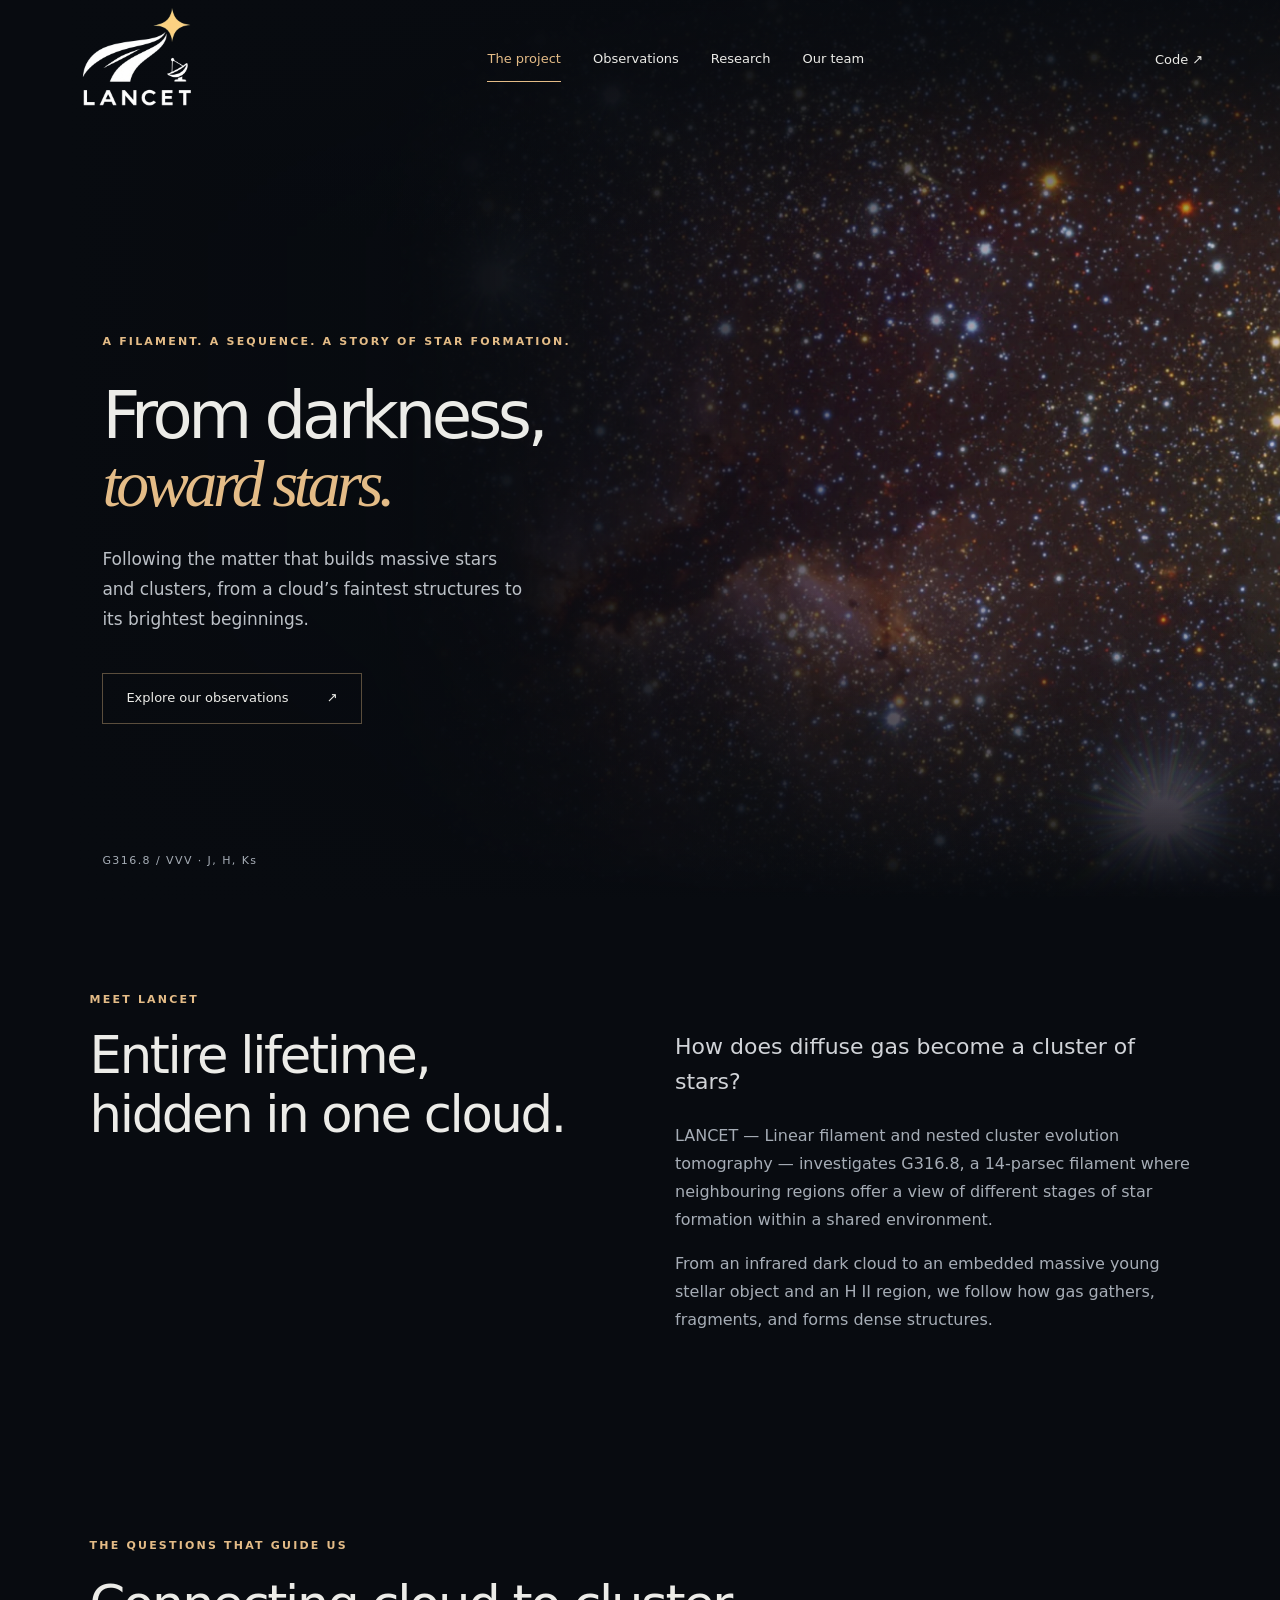
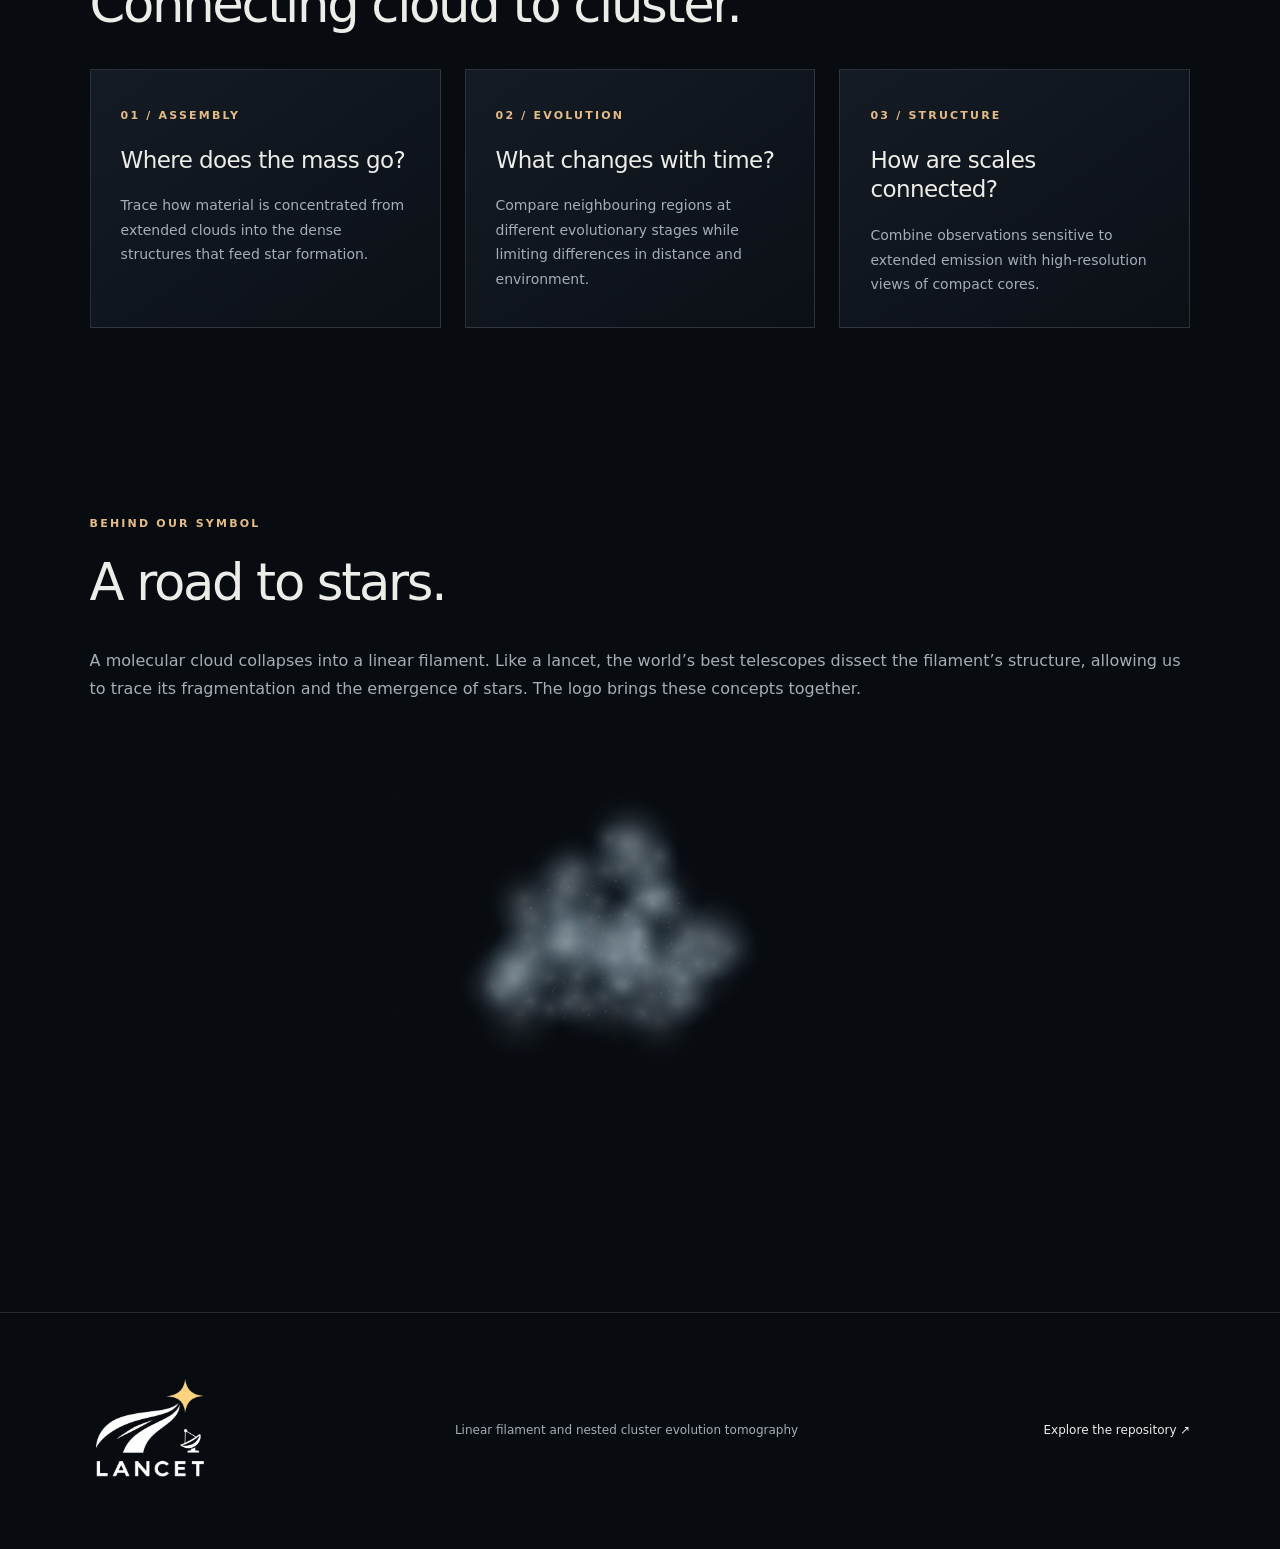
<file: website/index.html>
<!doctype html><html lang="en"><head><meta charset="utf-8"><meta name="viewport" content="width=device-width,initial-scale=1"><meta name="description" content="LANCET explores how gas assembles into stars and clusters in the G316.8 filament."><title>From darkness, toward stars · LANCET</title><link rel="stylesheet" href="style.css?v=open-source-1"><link rel="icon" href="assets/favicon.svg" type="image/svg+xml"><link rel="apple-touch-icon" href="assets/apple-touch-icon.png"><meta name="theme-color" content="#080b10"><link rel="canonical" href="https://xfengwei.github.io/LANCET/"><meta property="og:type" content="website"><meta property="og:site_name" content="LANCET"><meta property="og:title" content="From darkness, toward stars · LANCET"><meta property="og:description" content="LANCET explores how gas assembles into stars and clusters in the G316.8 filament."><meta property="og:url" content="https://xfengwei.github.io/LANCET/"><meta property="og:image" content="https://xfengwei.github.io/LANCET/assets/og-image.jpg"><meta property="og:image:width" content="1200"><meta property="og:image:height" content="630"><meta property="og:image:alt" content="The LANCET logo over a near-infrared view of the G316.8 filament"><meta name="twitter:card" content="summary_large_image"><script>document.documentElement.classList.add('js-reveal')</script></head><body class="home-page"><a class="skip" href="#main">Skip to content</a><header><a class="brand logo-brand" href="index.html" aria-label="LANCET home"><img src="assets/lancet-logo-web.webp?v=alpha-1" alt="LANCET" width="600" height="400"></a><nav aria-label="Main navigation"><a aria-current='page' href='index.html'>The project</a><a  href='observations.html'>Observations</a><a  href='research.html'>Research</a><a  href='team.html'>Our team</a></nav><a class="code" href="https://github.com/XFengwei/LANCET" target="_blank" rel="noopener noreferrer">Code ↗</a></header><main id="main"><section class="hero"><div class="hero-window" aria-hidden="true"><div class="hero-sky"><img fetchpriority="high" src="assets/hero-nir.webp" alt="" class="sky-frame" style="opacity:1"><img src="assets/hero-mir.webp" alt="" class="sky-frame" style="opacity:0"><img src="assets/hero-fir.webp" alt="" class="sky-frame" style="opacity:0"><img src="assets/hero-radio.webp" alt="" class="sky-frame" style="opacity:0"></div></div><div class="hero-copy"><span class="eyebrow">A filament. A sequence. A story of star formation.</span><h1>From darkness,<br><em>toward stars.</em></h1><p>Following the matter that builds massive stars and clusters, from a cloud’s faintest structures to its brightest beginnings.</p><a class="button" href="observations.html">Explore our observations <span>↗</span></a></div><div class="hero-caption"><span id="wavelength-label">G316.8 / VVV · J, H, Ks</span></div></section><section class="intro reveal"><span class="eyebrow">Meet LANCET</span><h2>Entire lifetime,<br>hidden in one cloud.</h2><div><p class="lead">How does diffuse gas become a cluster of stars?</p><p>LANCET — Linear filament and nested cluster evolution tomography — investigates G316.8, a 14-parsec filament where neighbouring regions offer a view of different stages of star formation within a shared environment.</p><p>From an infrared dark cloud to an embedded massive young stellar object and an H II region, we follow how gas gathers, fragments, and forms dense structures.</p></div></section><section class="reveal"><span class="eyebrow">The questions that guide us</span><h2>Connecting cloud to cluster.</h2><div class="cards"><article><span class="eyebrow">01 / ASSEMBLY</span><h3>Where does the mass go?</h3><p>Trace how material is concentrated from extended clouds into the dense structures that feed star formation.</p></article><article><span class="eyebrow">02 / EVOLUTION</span><h3>What changes with time?</h3><p>Compare neighbouring regions at different evolutionary stages while limiting differences in distance and environment.</p></article><article><span class="eyebrow">03 / STRUCTURE</span><h3>How are scales connected?</h3><p>Combine observations sensitive to extended emission with high-resolution views of compact cores.</p></article></div></section><section class="logo-story reveal" aria-labelledby="logo-story-title"><span class="eyebrow">Behind our symbol</span><h2 id="logo-story-title">A road to stars.</h2><p>A molecular cloud collapses into a linear filament. Like a lancet, the world’s best telescopes dissect the filament’s structure, allowing us to trace its fragmentation and the emergence of stars. The logo brings these concepts together.</p><iframe data-src="logo-animation.html?embed=1&amp;v=4" title="The story of the LANCET logo — 12-second animation; the logo pulses twice and holds for five seconds before replaying"></iframe></section></main><footer><a class="brand logo-brand" href="index.html" aria-label="LANCET home"><img src="assets/lancet-logo-web.webp?v=alpha-1" alt="LANCET" width="600" height="400"></a><p>Linear filament and nested cluster evolution tomography</p><a href="https://github.com/XFengwei/LANCET" target="_blank" rel="noopener noreferrer">Explore the repository ↗</a></footer><script src="hero.js?v=nopause" defer></script><script src="logo-section.js" defer></script><script src="reveal.js?v=3" defer></script></body></html>
</file>
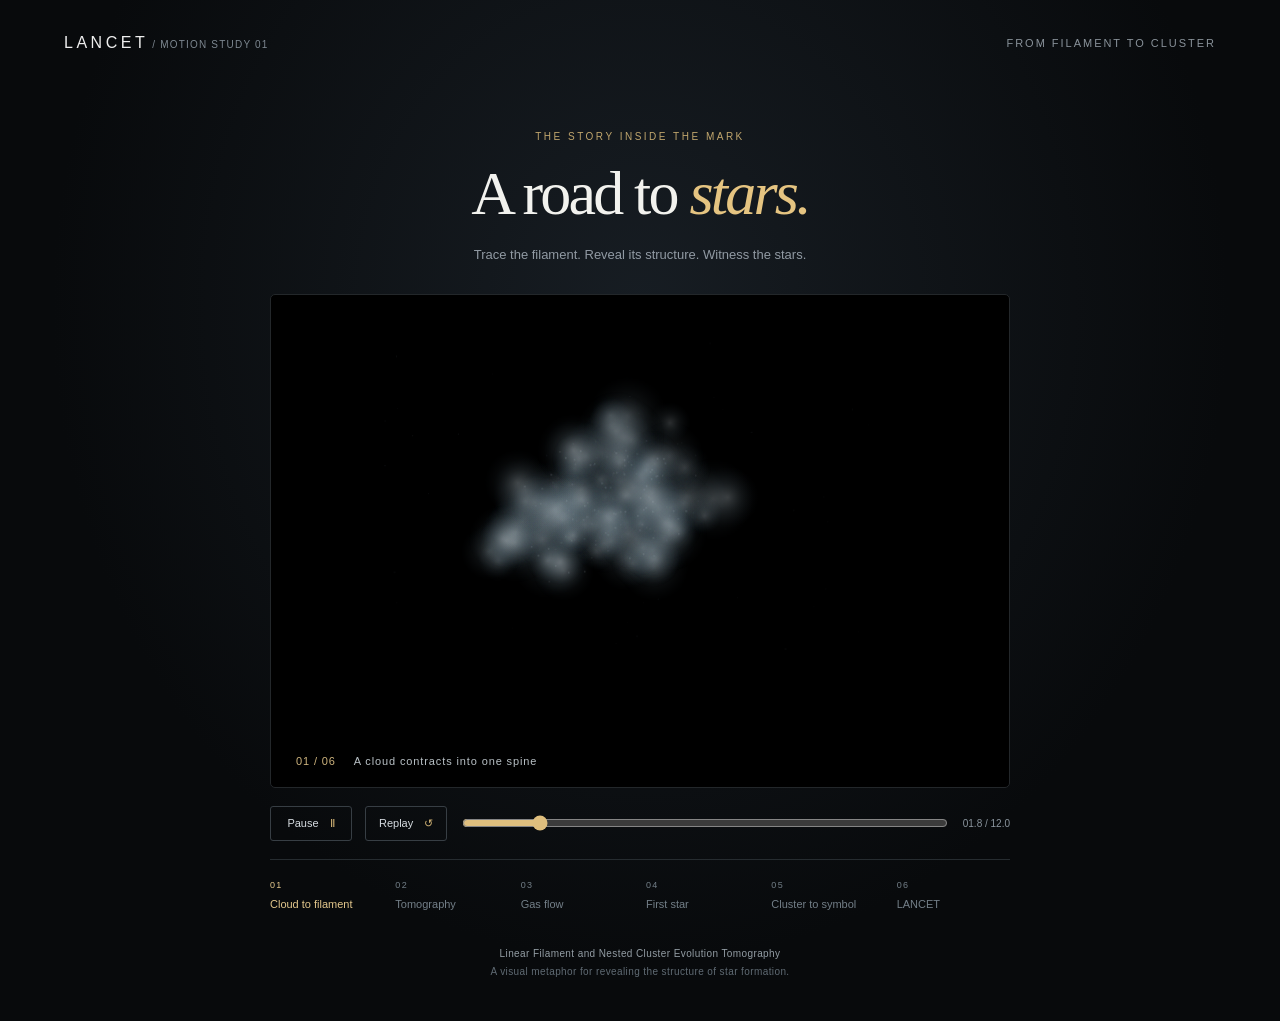
<file: design/logo-animation/index.html>
<!doctype html>
<html lang="en">
<head>
<meta charset="utf-8"><meta name="viewport" content="width=device-width,initial-scale=1">
<meta name="description" content="From filament to stars: the story behind the LANCET logo.">
<title>A road to stars · LANCET</title>
<link rel="stylesheet" href="logo-animation.css">
<script src="logo-animation.js" defer></script>
<script>if (new URLSearchParams(location.search).has("embed")) document.documentElement.classList.add("embed-mode");</script></head>
<body>
<header><a href="#" aria-label="LANCET">LANCET<span> / MOTION STUDY 01</span></a><span class="edition">FROM FILAMENT TO CLUSTER</span></header>
<main>
<div class="intro"><p class="eyebrow">THE STORY INSIDE THE MARK</p><h1>A road to <em>stars.</em></h1><p>Trace the filament. Reveal its structure. Witness the stars.</p></div>
<section class="theatre" aria-label="Animated LANCET logo">
<svg id="scene" viewBox="0 0 1536 1024" role="img" aria-labelledby="scene-title scene-description">
<title id="scene-title">A cloud becomes a road to stars</title><desc id="scene-description">An irregular molecular cloud contracts into one filament. A broad lancet splits the filament as a telescope appears alongside it. Gas streams along both split halves from lower left to upper right, where one bright star ignites. One bright star appears before smaller cluster members. After the cut, the two halves morph into the logo ribbons, smaller stars dissolve, and the largest becomes the gold logo star. The star flashes like a pulsar and a gold shock runs back down the ribbons to the tail of the filament, a picture of stellar feedback. The sequence ends with the original non-halo LANCET logo, which pulses twice more and then holds still for five seconds before the animation repeats.</desc>
<defs>
<filter id="cloud-soft" x="-100%" y="-100%" width="300%" height="300%"><feGaussianBlur stdDeviation="12"/></filter>
<filter id="glow" x="-100%" y="-100%" width="300%" height="300%"><feGaussianBlur stdDeviation="5"/></filter>
<filter id="star-halo" x="-200%" y="-200%" width="500%" height="500%"><feGaussianBlur stdDeviation="14"/></filter>
<filter id="flow-glow" x="-50%" y="-50%" width="200%" height="200%"><feGaussianBlur stdDeviation="3.5" result="b"/><feMerge><feMergeNode in="b"/><feMergeNode in="SourceGraphic"/></feMerge></filter>
<linearGradient id="pulse-light" gradientUnits="userSpaceOnUse" x1="0" y1="0" x2="1" y2="0"><stop offset="0" stop-color="#f6cc73" stop-opacity="0"/><stop offset=".5" stop-color="#ffd88a"/><stop offset="1" stop-color="#f6cc73" stop-opacity="0"/></linearGradient>
<radialGradient id="cloud-light"><stop stop-color="#d1dce2" stop-opacity=".8"/><stop offset=".45" stop-color="#7e929d" stop-opacity=".4"/><stop offset="1" stop-color="#354956" stop-opacity="0"/></radialGradient>
<radialGradient id="gold"><stop stop-color="#fff4ce"/><stop offset="1" stop-color="#f6cc73"/></radialGradient>
<clipPath id="emblem-clip"><rect width="1536" height="690"/></clipPath>
<clipPath id="wordmark-clip"><rect y="690" width="1536" height="210"/></clipPath>
<clipPath id="dish-clip"><rect x="978" y="434" width="215" height="236"/></clipPath>
<path id="upper-target" d="M 353.00,613.50 L 353.50,597.00 L 354.50,596.00 L 354.50,591.00 L 355.50,590.00 L 356.50,579.00 L 359.50,570.00 L 360.50,562.00 L 363.50,555.00 L 363.50,552.00 L 368.50,537.00 L 370.50,534.00 L 370.50,532.00 L 374.50,525.00 L 374.50,523.00 L 384.50,503.00 L 391.50,493.00 L 392.50,490.00 L 401.50,477.00 L 414.50,461.00 L 437.00,438.50 L 461.00,419.50 L 490.00,401.50 L 519.00,387.50 L 534.00,382.50 L 537.00,380.50 L 542.00,379.50 L 545.00,377.50 L 563.00,371.50 L 566.00,371.50 L 573.00,368.50 L 580.00,367.50 L 588.00,364.50 L 596.00,363.50 L 604.00,360.50 L 608.00,360.50 L 609.00,359.50 L 618.00,358.50 L 619.00,357.50 L 627.00,356.50 L 628.00,355.50 L 643.00,353.50 L 644.00,352.50 L 649.00,352.50 L 655.00,350.50 L 660.00,350.50 L 661.00,349.50 L 666.00,349.50 L 667.00,348.50 L 684.00,346.50 L 685.00,345.50 L 697.00,344.50 L 698.00,343.50 L 705.00,343.50 L 706.00,342.50 L 712.00,342.50 L 713.00,341.50 L 719.00,341.50 L 720.00,340.50 L 726.00,340.50 L 727.00,339.50 L 734.00,339.50 L 735.00,338.50 L 741.00,338.50 L 742.00,337.50 L 749.00,337.50 L 750.00,336.50 L 756.00,336.50 L 757.00,335.50 L 765.00,335.50 L 766.00,334.50 L 773.00,334.50 L 774.00,333.50 L 781.00,333.50 L 782.00,332.50 L 789.00,332.50 L 790.00,331.50 L 796.00,331.50 L 797.00,330.50 L 804.00,330.50 L 805.00,329.50 L 812.00,329.50 L 813.00,328.50 L 819.00,328.50 L 820.00,327.50 L 827.00,327.50 L 828.00,326.50 L 841.00,325.50 L 842.00,324.50 L 847.00,324.50 L 853.00,322.50 L 869.00,320.50 L 870.00,319.50 L 879.00,318.50 L 880.00,317.50 L 891.00,315.50 L 892.00,314.50 L 900.00,313.50 L 904.00,311.50 L 907.00,311.50 L 925.00,305.50 L 928.00,303.50 L 940.00,299.50 L 947.00,295.50 L 949.00,295.50 L 953.00,292.50 L 965.00,286.50 L 980.00,274.50 L 983.00,272.50 L 983.50,273.00 L 980.50,280.00 L 971.50,293.00 L 963.50,302.00 L 954.00,310.50 L 941.00,320.50 L 938.00,321.50 L 928.00,328.50 L 914.00,335.50 L 907.00,337.50 L 900.00,341.50 L 859.00,355.50 L 856.00,355.50 L 838.00,361.50 L 835.00,361.50 L 834.00,362.50 L 819.00,365.50 L 815.00,367.50 L 811.00,367.50 L 810.00,368.50 L 803.00,369.50 L 802.00,370.50 L 791.00,372.50 L 786.00,374.50 L 782.00,374.50 L 777.00,376.50 L 764.00,378.50 L 755.00,381.50 L 751.00,381.50 L 750.00,382.50 L 735.00,385.50 L 734.00,386.50 L 727.00,387.50 L 726.00,388.50 L 723.00,388.50 L 722.00,389.50 L 719.00,389.50 L 710.00,392.50 L 707.00,392.50 L 703.00,394.50 L 696.00,395.50 L 685.00,399.50 L 678.00,400.50 L 667.00,404.50 L 664.00,404.50 L 638.00,413.50 L 635.00,413.50 L 632.00,415.50 L 599.00,426.50 L 591.00,430.50 L 579.00,434.50 L 572.00,438.50 L 565.00,440.50 L 560.00,443.50 L 558.00,443.50 L 514.00,465.50 L 512.00,467.50 L 490.00,479.50 L 479.00,487.50 L 476.00,488.50 L 464.00,496.50 L 461.00,499.50 L 450.00,506.50 L 446.00,510.50 L 442.00,512.50 L 417.00,533.50 L 383.50,568.00 L 369.50,586.00 L 353.00,613.50 Z"/><path id="lower-target" d="M 703.00,652.50 L 697.00,652.50 L 696.00,651.50 L 652.00,651.50 L 651.00,652.50 L 579.00,651.50 L 578.00,652.50 L 568.00,652.50 L 567.00,651.50 L 561.00,651.50 L 560.50,649.00 L 563.50,640.00 L 565.50,637.00 L 565.50,635.00 L 568.50,630.00 L 568.50,628.00 L 577.50,610.00 L 579.50,608.00 L 582.50,601.00 L 596.50,579.00 L 615.50,555.00 L 651.00,520.50 L 691.00,490.50 L 700.00,485.50 L 708.00,479.50 L 711.00,478.50 L 716.00,474.50 L 731.00,466.50 L 733.00,464.50 L 740.00,461.50 L 747.00,456.50 L 826.00,416.50 L 828.00,416.50 L 880.00,390.50 L 882.00,388.50 L 897.00,381.50 L 899.00,379.50 L 909.00,374.50 L 914.00,370.50 L 928.00,362.50 L 950.00,345.50 L 970.50,325.00 L 979.50,313.00 L 985.50,302.00 L 987.50,300.00 L 995.00,282.50 L 995.50,285.00 L 994.50,286.00 L 993.50,306.00 L 992.50,307.00 L 992.50,311.00 L 991.50,312.00 L 991.50,315.00 L 990.50,316.00 L 990.50,319.00 L 988.50,325.00 L 983.50,335.00 L 983.50,337.00 L 978.50,345.00 L 974.50,354.00 L 969.50,360.00 L 965.50,367.00 L 949.50,386.00 L 922.00,412.50 L 887.00,440.50 L 883.00,442.50 L 879.00,446.50 L 875.00,448.50 L 871.00,452.50 L 859.00,460.50 L 820.00,490.50 L 801.00,506.50 L 775.50,532.00 L 760.50,550.00 L 758.50,554.00 L 750.50,564.00 L 749.50,567.00 L 738.50,584.00 L 730.50,600.00 L 730.50,602.00 L 726.50,610.00 L 726.50,612.00 L 724.50,615.00 L 720.50,627.00 L 720.50,630.00 L 718.50,635.00 L 718.50,640.00 L 717.50,641.00 L 717.50,645.00 L 716.50,646.00 L 716.50,651.00 L 704.00,651.50 L 703.00,652.50 Z"/><path id="slash-target" d="M 515.00,544.50 L 513.50,544.00 L 521.00,537.50 L 525.00,535.50 L 541.00,522.50 L 548.00,518.50 L 568.00,503.50 L 617.00,471.50 L 639.00,459.50 L 641.00,457.50 L 648.00,454.50 L 650.00,452.50 L 652.00,452.50 L 672.00,442.50 L 674.00,442.50 L 682.00,438.50 L 689.00,436.50 L 694.00,433.50 L 709.00,428.50 L 712.00,426.50 L 717.00,425.50 L 720.00,423.50 L 728.00,421.50 L 731.00,419.50 L 757.00,411.50 L 760.00,409.50 L 778.00,403.50 L 781.00,403.50 L 784.00,401.50 L 786.50,402.00 L 770.00,410.50 L 768.00,412.50 L 757.00,417.50 L 755.00,419.50 L 741.00,426.50 L 739.00,428.50 L 728.00,433.50 L 712.00,443.50 L 688.00,455.50 L 686.00,457.50 L 646.00,477.50 L 644.00,479.50 L 642.00,479.50 L 636.00,483.50 L 634.00,483.50 L 632.00,485.50 L 626.00,487.50 L 620.00,491.50 L 618.00,491.50 L 616.00,493.50 L 580.00,511.50 L 578.00,511.50 L 576.00,513.50 L 570.00,515.50 L 562.00,520.50 L 560.00,520.50 L 558.00,522.50 L 529.00,536.50 L 527.00,538.50 L 515.00,544.50 Z"/>
<path id="logo-star" d="M1039 83 C1052 171 1080 200 1178 215 C1080 228 1053 260 1039 347 C1023 259 995 231 894 218 C990 203 1023 173 1039 83Z"/>
</defs>
<g id="atmosphere"></g>
<g id="cloud"><g id="cloud-puffs"></g><g id="cloud-grains"></g></g>
<g id="filament-haze" filter="url(#glow)" fill="#a3becd"><path id="upper-haze"/><path id="lower-haze"/></g>
<g id="filament" fill="#dce5ea"><path id="upper-morph"/><path id="lower-morph"/><path id="inner-slash" fill="white"/></g>
<g id="fibres" fill="none" stroke="#e2eef3" stroke-width=".8"></g>
<g id="flow" fill="none" stroke-linecap="round" filter="url(#flow-glow)"></g>
<circle id="feed-glow" cx="1039" cy="215" r="10" fill="#f3cf83" filter="url(#star-halo)" opacity="0"/>
<g id="knife">
<path d="M-9 -184 Q-9 -192 -1 -192 H9 Q17 -192 17 -184 V-111 H-9Z" fill="#70838e" stroke="#c7d5df" stroke-width="1.5"/>
<path d="M-3 -174 H10 M-3 -163 H10 M-3 -152 H10" stroke="#3d515d" stroke-width="3"/>
<path d="M-12 -116 H25 L31 -64 Q29 -31 0 4 L-9 -36Z" fill="#dce7ee"/>
<path d="M25 -112 L31 -64 Q29 -31 0 4 L13 -55Z" fill="#fff"/>
<path d="M-13 -115 H26" stroke="#f3f8fb" stroke-width="5" stroke-linecap="round"/>
</g>
<g id="telescope"><image href="assets/lancet-animation-final.png" width="1536" height="1024" clip-path="url(#dish-clip)"/></g>
<g id="small-stars"></g>
<circle id="star-flash" cx="1039" cy="215" r="20" fill="#fff1c4" filter="url(#star-halo)" opacity="0"/>
<g id="main-star"><circle id="main-star-glow" cx="1039" cy="215" r="46" fill="#e8bb5f" filter="url(#star-halo)"/><path id="star-morph" fill="url(#gold)"/></g>
<image id="final-emblem" href="assets/lancet-animation-final.png" width="1536" height="1024" clip-path="url(#emblem-clip)" opacity="0"/>
<image id="wordmark" href="assets/lancet-animation-final.png" width="1536" height="1024" clip-path="url(#wordmark-clip)" opacity="0"/>
<image id="final-logo" href="assets/lancet-animation-final.png" width="1536" height="1024" opacity="0"/>
<g id="pulse" fill="url(#pulse-light)" filter="url(#flow-glow)" opacity="0"><use href="#upper-target"/><use href="#lower-target"/><use href="#slash-target"/></g>
<circle id="pulse-flash" cx="1039" cy="215" r="40" fill="#ffe7a8" filter="url(#star-halo)" opacity="0"/>
<use id="pulse-star" href="#logo-star" fill="#fff6dc" opacity="0"/>
</svg>
<div class="caption" aria-hidden="true"><span id="chapter-number">01 / 06</span><span id="chapter-title">An irregular molecular cloud</span></div>
</section>
<div class="transport"><button id="play" type="button" aria-label="Pause animation">Pause <span aria-hidden="true">Ⅱ</span></button><button id="replay" type="button">Replay <span aria-hidden="true">↺</span></button><label class="scrubber"><span class="sr-only">Animation position</span><input id="seek" type="range" min="0" max="12" step="0.01" value="0"></label><output id="time">00.0 / 12.0</output></div>
<ol class="chapters"><li><span>01</span>Cloud to filament</li><li><span>02</span>Tomography</li><li><span>03</span>Gas flow</li><li><span>04</span>First star</li><li><span>05</span>Cluster to symbol</li><li><span>06</span>LANCET</li></ol>
<p class="note">Linear Filament and Nested Cluster Evolution Tomography<span>A visual metaphor for revealing the structure of star formation.</span></p>
<p class="sr-only" id="status" role="status"></p>
</main>
</body></html>
</file>
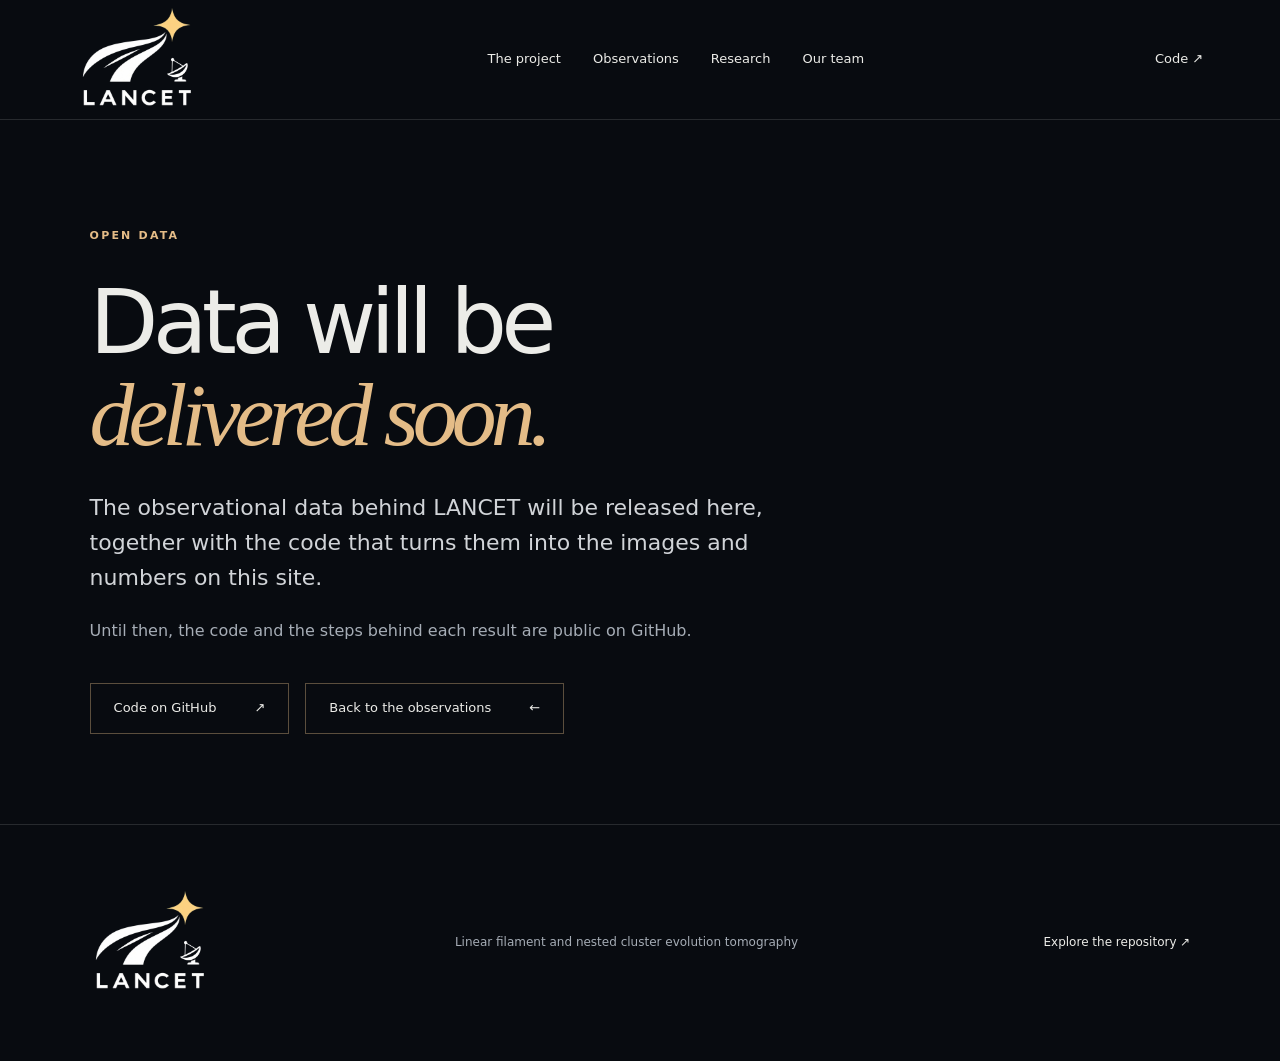
<file: website/data.html>
<!doctype html><html lang="en"><head><meta charset="utf-8"><meta name="viewport" content="width=device-width,initial-scale=1"><meta name="description" content="LANCET explores how gas assembles into stars and clusters in the G316.8 filament."><title>Data · LANCET</title><link rel="stylesheet" href="style.css?v=open-source-1"><link rel="icon" href="assets/favicon.svg" type="image/svg+xml"><link rel="apple-touch-icon" href="assets/apple-touch-icon.png"><meta name="theme-color" content="#080b10"><link rel="canonical" href="https://xfengwei.github.io/LANCET/data.html"><meta property="og:type" content="website"><meta property="og:site_name" content="LANCET"><meta property="og:title" content="Data · LANCET"><meta property="og:description" content="LANCET explores how gas assembles into stars and clusters in the G316.8 filament."><meta property="og:url" content="https://xfengwei.github.io/LANCET/data.html"><meta property="og:image" content="https://xfengwei.github.io/LANCET/assets/og-image.jpg"><meta property="og:image:width" content="1200"><meta property="og:image:height" content="630"><meta property="og:image:alt" content="The LANCET logo over a near-infrared view of the G316.8 filament"><meta name="twitter:card" content="summary_large_image"><script>document.documentElement.classList.add('js-reveal')</script></head><body><a class="skip" href="#main">Skip to content</a><header><a class="brand logo-brand" href="index.html" aria-label="LANCET home"><img src="assets/lancet-logo-web.webp?v=alpha-1" alt="LANCET" width="600" height="400"></a><nav aria-label="Main navigation"><a  href='index.html'>The project</a><a  href='observations.html'>Observations</a><a  href='research.html'>Research</a><a  href='team.html'>Our team</a></nav><a class="code" href="https://github.com/XFengwei/LANCET" target="_blank" rel="noopener noreferrer">Code ↗</a></header><main id="main"><section class="page-top"><span class="eyebrow">Open data</span><h1>Data will be<br><em>delivered soon.</em></h1><p class="lead">The observational data behind LANCET will be released here, together with the code that turns them into the images and numbers on this site.</p><p>Until then, the code and the steps behind each result are public on GitHub.</p><div class="button-row"><a class="button" href="https://github.com/XFengwei/LANCET" target="_blank" rel="noopener noreferrer">Code on GitHub <span>↗</span></a><a class="button" href="observations.html">Back to the observations <span>←</span></a></div></section></main><footer><a class="brand logo-brand" href="index.html" aria-label="LANCET home"><img src="assets/lancet-logo-web.webp?v=alpha-1" alt="LANCET" width="600" height="400"></a><p>Linear filament and nested cluster evolution tomography</p><a href="https://github.com/XFengwei/LANCET" target="_blank" rel="noopener noreferrer">Explore the repository ↗</a></footer></body></html>
</file>
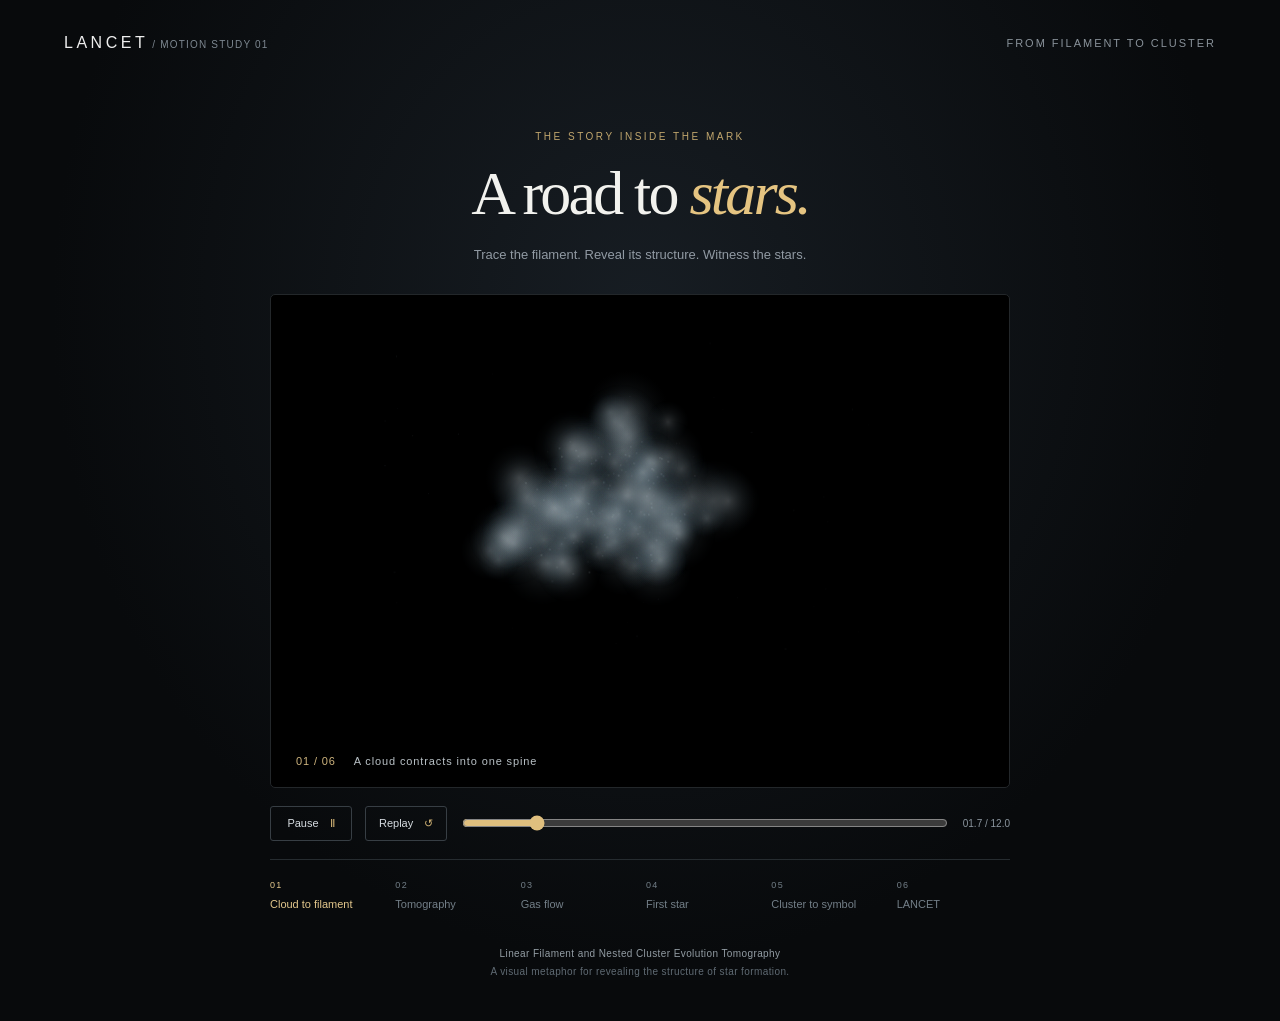
<file: website/logo-animation.html>
<!doctype html>
<html lang="en">
<head>
<meta charset="utf-8"><meta name="viewport" content="width=device-width,initial-scale=1">
<meta name="description" content="From filament to stars: the story behind the LANCET logo.">
<title>A road to stars · LANCET</title>
<link rel="stylesheet" href="logo-animation.css?v=4">
<script src="logo-animation.js?v=4" defer></script>
<script>if (new URLSearchParams(location.search).has("embed")) document.documentElement.classList.add("embed-mode");</script></head>
<body>
<header><a href="index.html" aria-label="LANCET home">LANCET<span> / MOTION STUDY 01</span></a><span class="edition">FROM FILAMENT TO CLUSTER</span></header>
<main>
<div class="intro"><p class="eyebrow">THE STORY INSIDE THE MARK</p><h1>A road to <em>stars.</em></h1><p>Trace the filament. Reveal its structure. Witness the stars.</p></div>
<section class="theatre" aria-label="Animated LANCET logo">
<svg id="scene" viewBox="0 0 1536 1024" role="img" aria-labelledby="scene-title scene-description">
<title id="scene-title">A cloud becomes a road to stars</title><desc id="scene-description">An irregular molecular cloud contracts into one filament. A broad lancet splits the filament as a telescope appears alongside it. Gas streams along both split halves from lower left to upper right, where one bright star ignites. One bright star appears before smaller cluster members. After the cut, the two halves morph into the logo ribbons, smaller stars dissolve, and the largest becomes the gold logo star. The star flashes like a pulsar and a gold shock runs back down the ribbons to the tail of the filament, a picture of stellar feedback. The sequence ends with the original non-halo LANCET logo, which pulses twice more and then holds still for five seconds before the animation repeats.</desc>
<defs>
<filter id="cloud-soft" x="-100%" y="-100%" width="300%" height="300%"><feGaussianBlur stdDeviation="12"/></filter>
<filter id="glow" x="-100%" y="-100%" width="300%" height="300%"><feGaussianBlur stdDeviation="5"/></filter>
<filter id="star-halo" x="-200%" y="-200%" width="500%" height="500%"><feGaussianBlur stdDeviation="14"/></filter>
<filter id="flow-glow" x="-50%" y="-50%" width="200%" height="200%"><feGaussianBlur stdDeviation="3.5" result="b"/><feMerge><feMergeNode in="b"/><feMergeNode in="SourceGraphic"/></feMerge></filter>
<linearGradient id="pulse-light" gradientUnits="userSpaceOnUse" x1="0" y1="0" x2="1" y2="0"><stop offset="0" stop-color="#f6cc73" stop-opacity="0"/><stop offset=".5" stop-color="#ffd88a"/><stop offset="1" stop-color="#f6cc73" stop-opacity="0"/></linearGradient>
<radialGradient id="cloud-light"><stop stop-color="#d1dce2" stop-opacity=".8"/><stop offset=".45" stop-color="#7e929d" stop-opacity=".4"/><stop offset="1" stop-color="#354956" stop-opacity="0"/></radialGradient>
<radialGradient id="gold"><stop stop-color="#fff4ce"/><stop offset="1" stop-color="#f6cc73"/></radialGradient>
<clipPath id="emblem-clip"><rect width="1536" height="690"/></clipPath>
<clipPath id="wordmark-clip"><rect y="690" width="1536" height="210"/></clipPath>
<clipPath id="dish-clip"><rect x="978" y="434" width="215" height="236"/></clipPath>
<path id="upper-target" d="M 353.00,613.50 L 353.50,597.00 L 354.50,596.00 L 354.50,591.00 L 355.50,590.00 L 356.50,579.00 L 359.50,570.00 L 360.50,562.00 L 363.50,555.00 L 363.50,552.00 L 368.50,537.00 L 370.50,534.00 L 370.50,532.00 L 374.50,525.00 L 374.50,523.00 L 384.50,503.00 L 391.50,493.00 L 392.50,490.00 L 401.50,477.00 L 414.50,461.00 L 437.00,438.50 L 461.00,419.50 L 490.00,401.50 L 519.00,387.50 L 534.00,382.50 L 537.00,380.50 L 542.00,379.50 L 545.00,377.50 L 563.00,371.50 L 566.00,371.50 L 573.00,368.50 L 580.00,367.50 L 588.00,364.50 L 596.00,363.50 L 604.00,360.50 L 608.00,360.50 L 609.00,359.50 L 618.00,358.50 L 619.00,357.50 L 627.00,356.50 L 628.00,355.50 L 643.00,353.50 L 644.00,352.50 L 649.00,352.50 L 655.00,350.50 L 660.00,350.50 L 661.00,349.50 L 666.00,349.50 L 667.00,348.50 L 684.00,346.50 L 685.00,345.50 L 697.00,344.50 L 698.00,343.50 L 705.00,343.50 L 706.00,342.50 L 712.00,342.50 L 713.00,341.50 L 719.00,341.50 L 720.00,340.50 L 726.00,340.50 L 727.00,339.50 L 734.00,339.50 L 735.00,338.50 L 741.00,338.50 L 742.00,337.50 L 749.00,337.50 L 750.00,336.50 L 756.00,336.50 L 757.00,335.50 L 765.00,335.50 L 766.00,334.50 L 773.00,334.50 L 774.00,333.50 L 781.00,333.50 L 782.00,332.50 L 789.00,332.50 L 790.00,331.50 L 796.00,331.50 L 797.00,330.50 L 804.00,330.50 L 805.00,329.50 L 812.00,329.50 L 813.00,328.50 L 819.00,328.50 L 820.00,327.50 L 827.00,327.50 L 828.00,326.50 L 841.00,325.50 L 842.00,324.50 L 847.00,324.50 L 853.00,322.50 L 869.00,320.50 L 870.00,319.50 L 879.00,318.50 L 880.00,317.50 L 891.00,315.50 L 892.00,314.50 L 900.00,313.50 L 904.00,311.50 L 907.00,311.50 L 925.00,305.50 L 928.00,303.50 L 940.00,299.50 L 947.00,295.50 L 949.00,295.50 L 953.00,292.50 L 965.00,286.50 L 980.00,274.50 L 983.00,272.50 L 983.50,273.00 L 980.50,280.00 L 971.50,293.00 L 963.50,302.00 L 954.00,310.50 L 941.00,320.50 L 938.00,321.50 L 928.00,328.50 L 914.00,335.50 L 907.00,337.50 L 900.00,341.50 L 859.00,355.50 L 856.00,355.50 L 838.00,361.50 L 835.00,361.50 L 834.00,362.50 L 819.00,365.50 L 815.00,367.50 L 811.00,367.50 L 810.00,368.50 L 803.00,369.50 L 802.00,370.50 L 791.00,372.50 L 786.00,374.50 L 782.00,374.50 L 777.00,376.50 L 764.00,378.50 L 755.00,381.50 L 751.00,381.50 L 750.00,382.50 L 735.00,385.50 L 734.00,386.50 L 727.00,387.50 L 726.00,388.50 L 723.00,388.50 L 722.00,389.50 L 719.00,389.50 L 710.00,392.50 L 707.00,392.50 L 703.00,394.50 L 696.00,395.50 L 685.00,399.50 L 678.00,400.50 L 667.00,404.50 L 664.00,404.50 L 638.00,413.50 L 635.00,413.50 L 632.00,415.50 L 599.00,426.50 L 591.00,430.50 L 579.00,434.50 L 572.00,438.50 L 565.00,440.50 L 560.00,443.50 L 558.00,443.50 L 514.00,465.50 L 512.00,467.50 L 490.00,479.50 L 479.00,487.50 L 476.00,488.50 L 464.00,496.50 L 461.00,499.50 L 450.00,506.50 L 446.00,510.50 L 442.00,512.50 L 417.00,533.50 L 383.50,568.00 L 369.50,586.00 L 353.00,613.50 Z"/><path id="lower-target" d="M 703.00,652.50 L 697.00,652.50 L 696.00,651.50 L 652.00,651.50 L 651.00,652.50 L 579.00,651.50 L 578.00,652.50 L 568.00,652.50 L 567.00,651.50 L 561.00,651.50 L 560.50,649.00 L 563.50,640.00 L 565.50,637.00 L 565.50,635.00 L 568.50,630.00 L 568.50,628.00 L 577.50,610.00 L 579.50,608.00 L 582.50,601.00 L 596.50,579.00 L 615.50,555.00 L 651.00,520.50 L 691.00,490.50 L 700.00,485.50 L 708.00,479.50 L 711.00,478.50 L 716.00,474.50 L 731.00,466.50 L 733.00,464.50 L 740.00,461.50 L 747.00,456.50 L 826.00,416.50 L 828.00,416.50 L 880.00,390.50 L 882.00,388.50 L 897.00,381.50 L 899.00,379.50 L 909.00,374.50 L 914.00,370.50 L 928.00,362.50 L 950.00,345.50 L 970.50,325.00 L 979.50,313.00 L 985.50,302.00 L 987.50,300.00 L 995.00,282.50 L 995.50,285.00 L 994.50,286.00 L 993.50,306.00 L 992.50,307.00 L 992.50,311.00 L 991.50,312.00 L 991.50,315.00 L 990.50,316.00 L 990.50,319.00 L 988.50,325.00 L 983.50,335.00 L 983.50,337.00 L 978.50,345.00 L 974.50,354.00 L 969.50,360.00 L 965.50,367.00 L 949.50,386.00 L 922.00,412.50 L 887.00,440.50 L 883.00,442.50 L 879.00,446.50 L 875.00,448.50 L 871.00,452.50 L 859.00,460.50 L 820.00,490.50 L 801.00,506.50 L 775.50,532.00 L 760.50,550.00 L 758.50,554.00 L 750.50,564.00 L 749.50,567.00 L 738.50,584.00 L 730.50,600.00 L 730.50,602.00 L 726.50,610.00 L 726.50,612.00 L 724.50,615.00 L 720.50,627.00 L 720.50,630.00 L 718.50,635.00 L 718.50,640.00 L 717.50,641.00 L 717.50,645.00 L 716.50,646.00 L 716.50,651.00 L 704.00,651.50 L 703.00,652.50 Z"/><path id="slash-target" d="M 515.00,544.50 L 513.50,544.00 L 521.00,537.50 L 525.00,535.50 L 541.00,522.50 L 548.00,518.50 L 568.00,503.50 L 617.00,471.50 L 639.00,459.50 L 641.00,457.50 L 648.00,454.50 L 650.00,452.50 L 652.00,452.50 L 672.00,442.50 L 674.00,442.50 L 682.00,438.50 L 689.00,436.50 L 694.00,433.50 L 709.00,428.50 L 712.00,426.50 L 717.00,425.50 L 720.00,423.50 L 728.00,421.50 L 731.00,419.50 L 757.00,411.50 L 760.00,409.50 L 778.00,403.50 L 781.00,403.50 L 784.00,401.50 L 786.50,402.00 L 770.00,410.50 L 768.00,412.50 L 757.00,417.50 L 755.00,419.50 L 741.00,426.50 L 739.00,428.50 L 728.00,433.50 L 712.00,443.50 L 688.00,455.50 L 686.00,457.50 L 646.00,477.50 L 644.00,479.50 L 642.00,479.50 L 636.00,483.50 L 634.00,483.50 L 632.00,485.50 L 626.00,487.50 L 620.00,491.50 L 618.00,491.50 L 616.00,493.50 L 580.00,511.50 L 578.00,511.50 L 576.00,513.50 L 570.00,515.50 L 562.00,520.50 L 560.00,520.50 L 558.00,522.50 L 529.00,536.50 L 527.00,538.50 L 515.00,544.50 Z"/>
<path id="logo-star" d="M1039 83 C1052 171 1080 200 1178 215 C1080 228 1053 260 1039 347 C1023 259 995 231 894 218 C990 203 1023 173 1039 83Z"/>
</defs>
<g id="atmosphere"></g>
<g id="cloud"><g id="cloud-puffs"></g><g id="cloud-grains"></g></g>
<g id="filament-haze" filter="url(#glow)" fill="#a3becd"><path id="upper-haze"/><path id="lower-haze"/></g>
<g id="filament" fill="#dce5ea"><path id="upper-morph"/><path id="lower-morph"/><path id="inner-slash" fill="white"/></g>
<g id="fibres" fill="none" stroke="#e2eef3" stroke-width=".8"></g>
<g id="flow" fill="none" stroke-linecap="round" filter="url(#flow-glow)"></g>
<circle id="feed-glow" cx="1039" cy="215" r="10" fill="#f3cf83" filter="url(#star-halo)" opacity="0"/>
<g id="knife">
<path d="M-9 -184 Q-9 -192 -1 -192 H9 Q17 -192 17 -184 V-111 H-9Z" fill="#70838e" stroke="#c7d5df" stroke-width="1.5"/>
<path d="M-3 -174 H10 M-3 -163 H10 M-3 -152 H10" stroke="#3d515d" stroke-width="3"/>
<path d="M-12 -116 H25 L31 -64 Q29 -31 0 4 L-9 -36Z" fill="#dce7ee"/>
<path d="M25 -112 L31 -64 Q29 -31 0 4 L13 -55Z" fill="#fff"/>
<path d="M-13 -115 H26" stroke="#f3f8fb" stroke-width="5" stroke-linecap="round"/>
</g>
<g id="telescope"><image href="assets/lancet-animation-final.png" width="1536" height="1024" clip-path="url(#dish-clip)"/></g>
<g id="small-stars"></g>
<circle id="star-flash" cx="1039" cy="215" r="20" fill="#fff1c4" filter="url(#star-halo)" opacity="0"/>
<g id="main-star"><circle id="main-star-glow" cx="1039" cy="215" r="46" fill="#e8bb5f" filter="url(#star-halo)"/><path id="star-morph" fill="url(#gold)"/></g>
<image id="final-emblem" href="assets/lancet-animation-final.png" width="1536" height="1024" clip-path="url(#emblem-clip)" opacity="0"/>
<image id="wordmark" href="assets/lancet-animation-final.png" width="1536" height="1024" clip-path="url(#wordmark-clip)" opacity="0"/>
<image id="final-logo" href="assets/lancet-animation-final.png" width="1536" height="1024" opacity="0"/>
<g id="pulse" fill="url(#pulse-light)" filter="url(#flow-glow)" opacity="0"><use href="#upper-target"/><use href="#lower-target"/><use href="#slash-target"/></g>
<circle id="pulse-flash" cx="1039" cy="215" r="40" fill="#ffe7a8" filter="url(#star-halo)" opacity="0"/>
<use id="pulse-star" href="#logo-star" fill="#fff6dc" opacity="0"/>
</svg>
<div class="caption" aria-hidden="true"><span id="chapter-number">01 / 06</span><span id="chapter-title">An irregular molecular cloud</span></div>
</section>
<div class="transport"><button id="play" type="button" aria-label="Pause animation">Pause <span aria-hidden="true">Ⅱ</span></button><button id="replay" type="button">Replay <span aria-hidden="true">↺</span></button><label class="scrubber"><span class="sr-only">Animation position</span><input id="seek" type="range" min="0" max="12" step="0.01" value="0"></label><output id="time">00.0 / 12.0</output></div>
<ol class="chapters"><li><span>01</span>Cloud to filament</li><li><span>02</span>Tomography</li><li><span>03</span>Gas flow</li><li><span>04</span>First star</li><li><span>05</span>Cluster to symbol</li><li><span>06</span>LANCET</li></ol>
<p class="note">Linear Filament and Nested Cluster Evolution Tomography<span>A visual metaphor for revealing the structure of star formation.</span></p>
<p class="sr-only" id="status" role="status"></p>
</main>
</body></html>
</file>
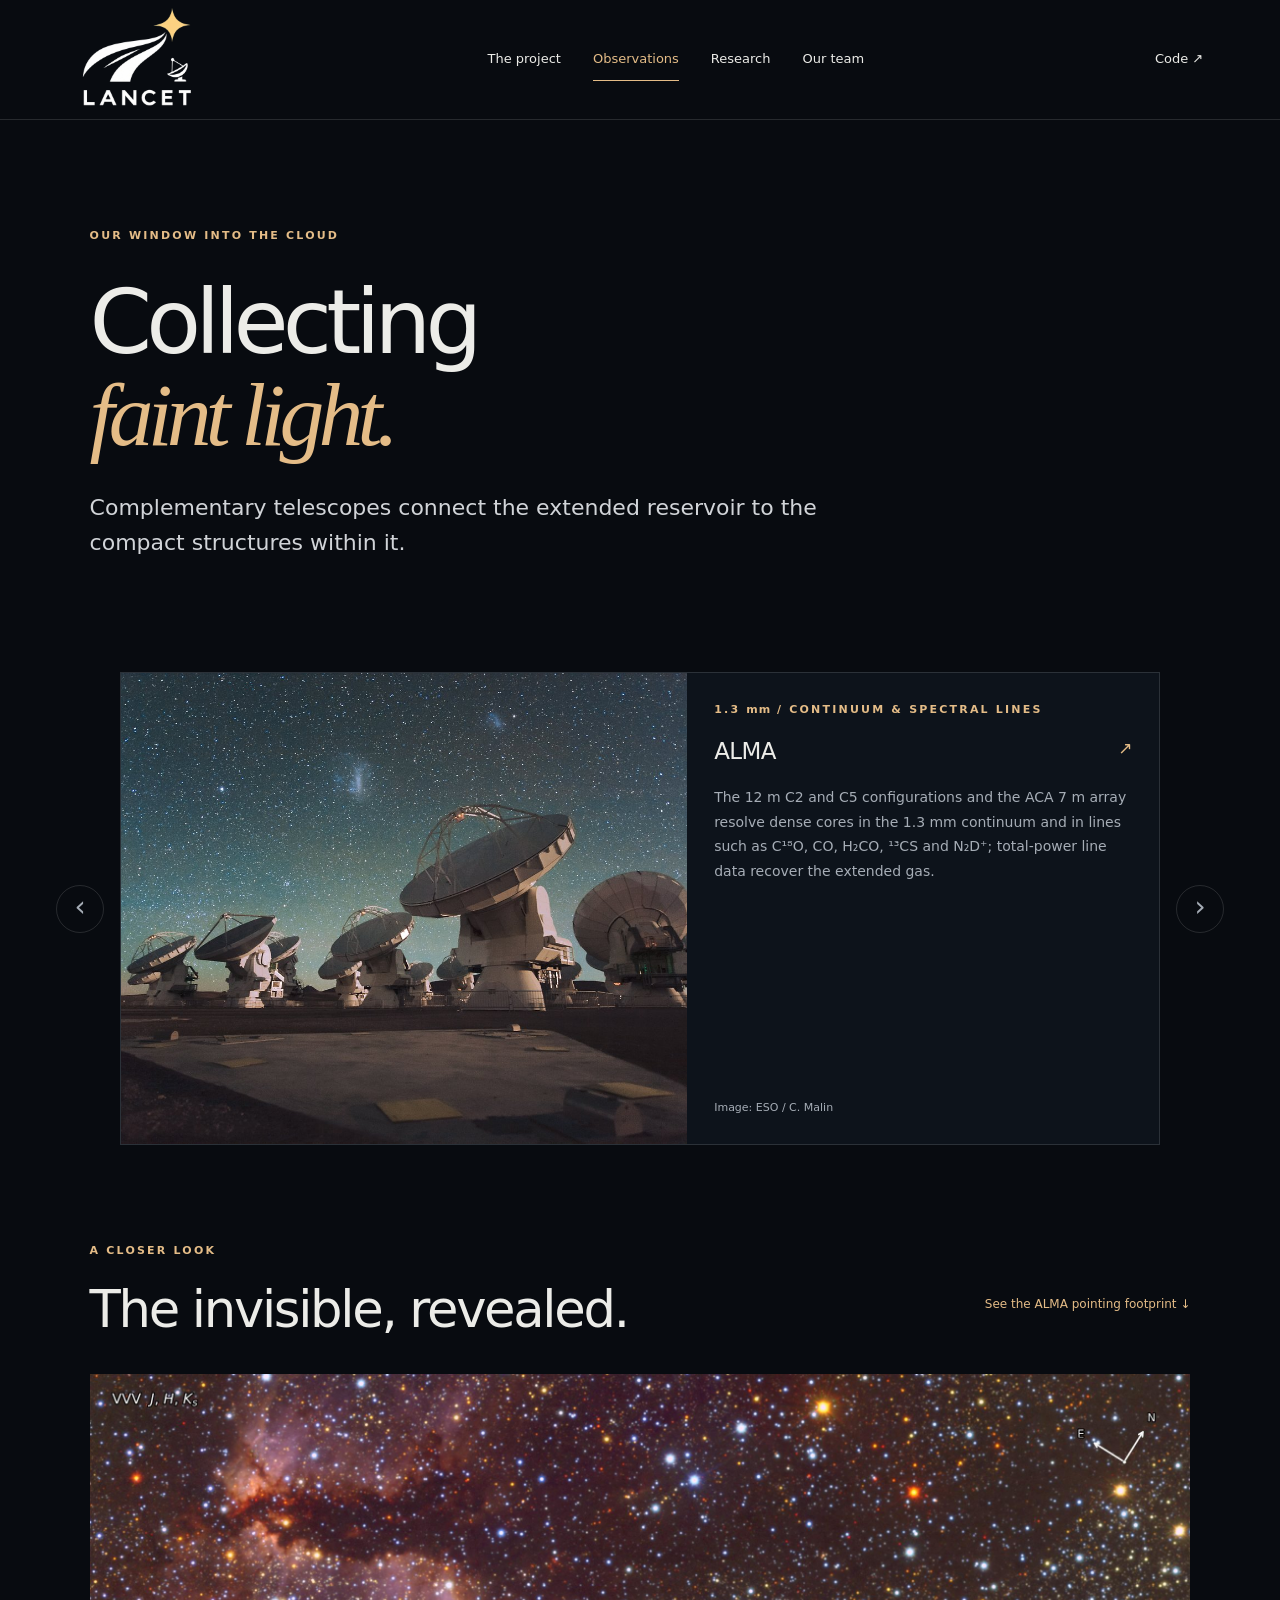
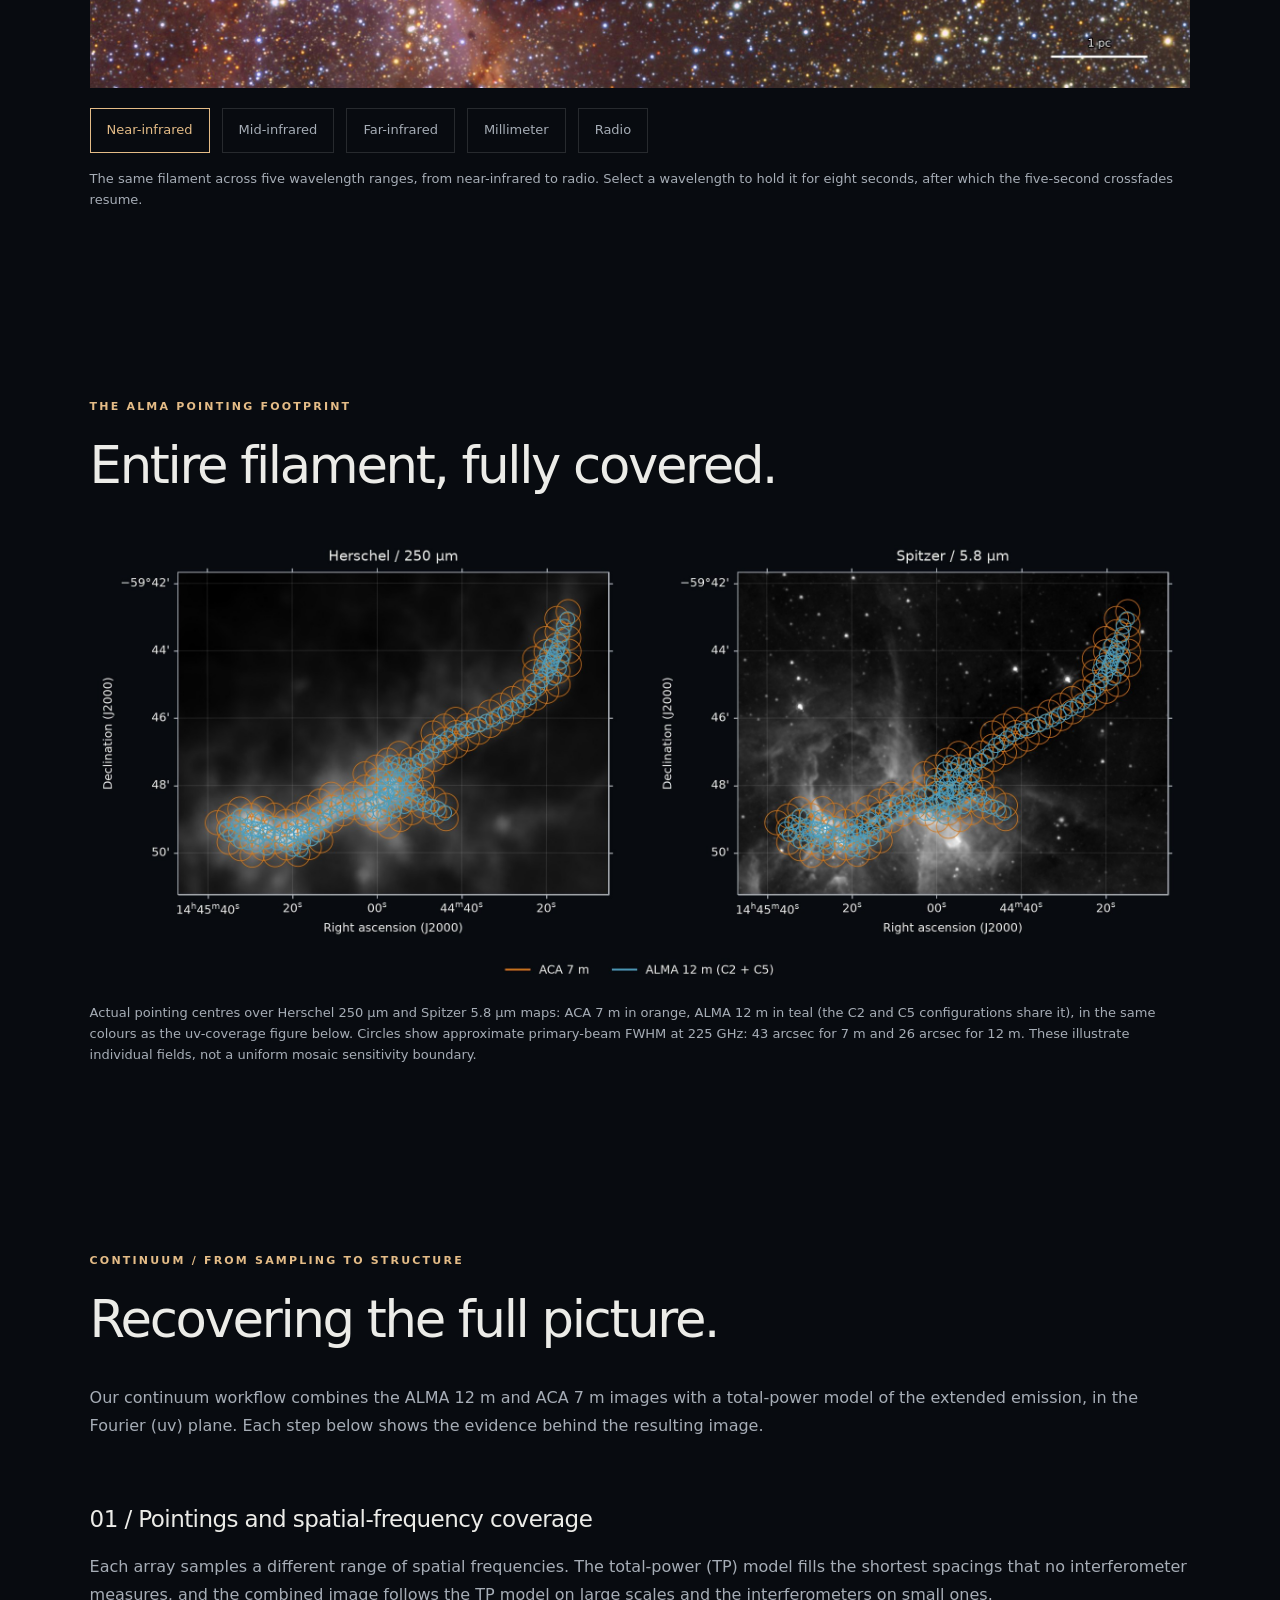
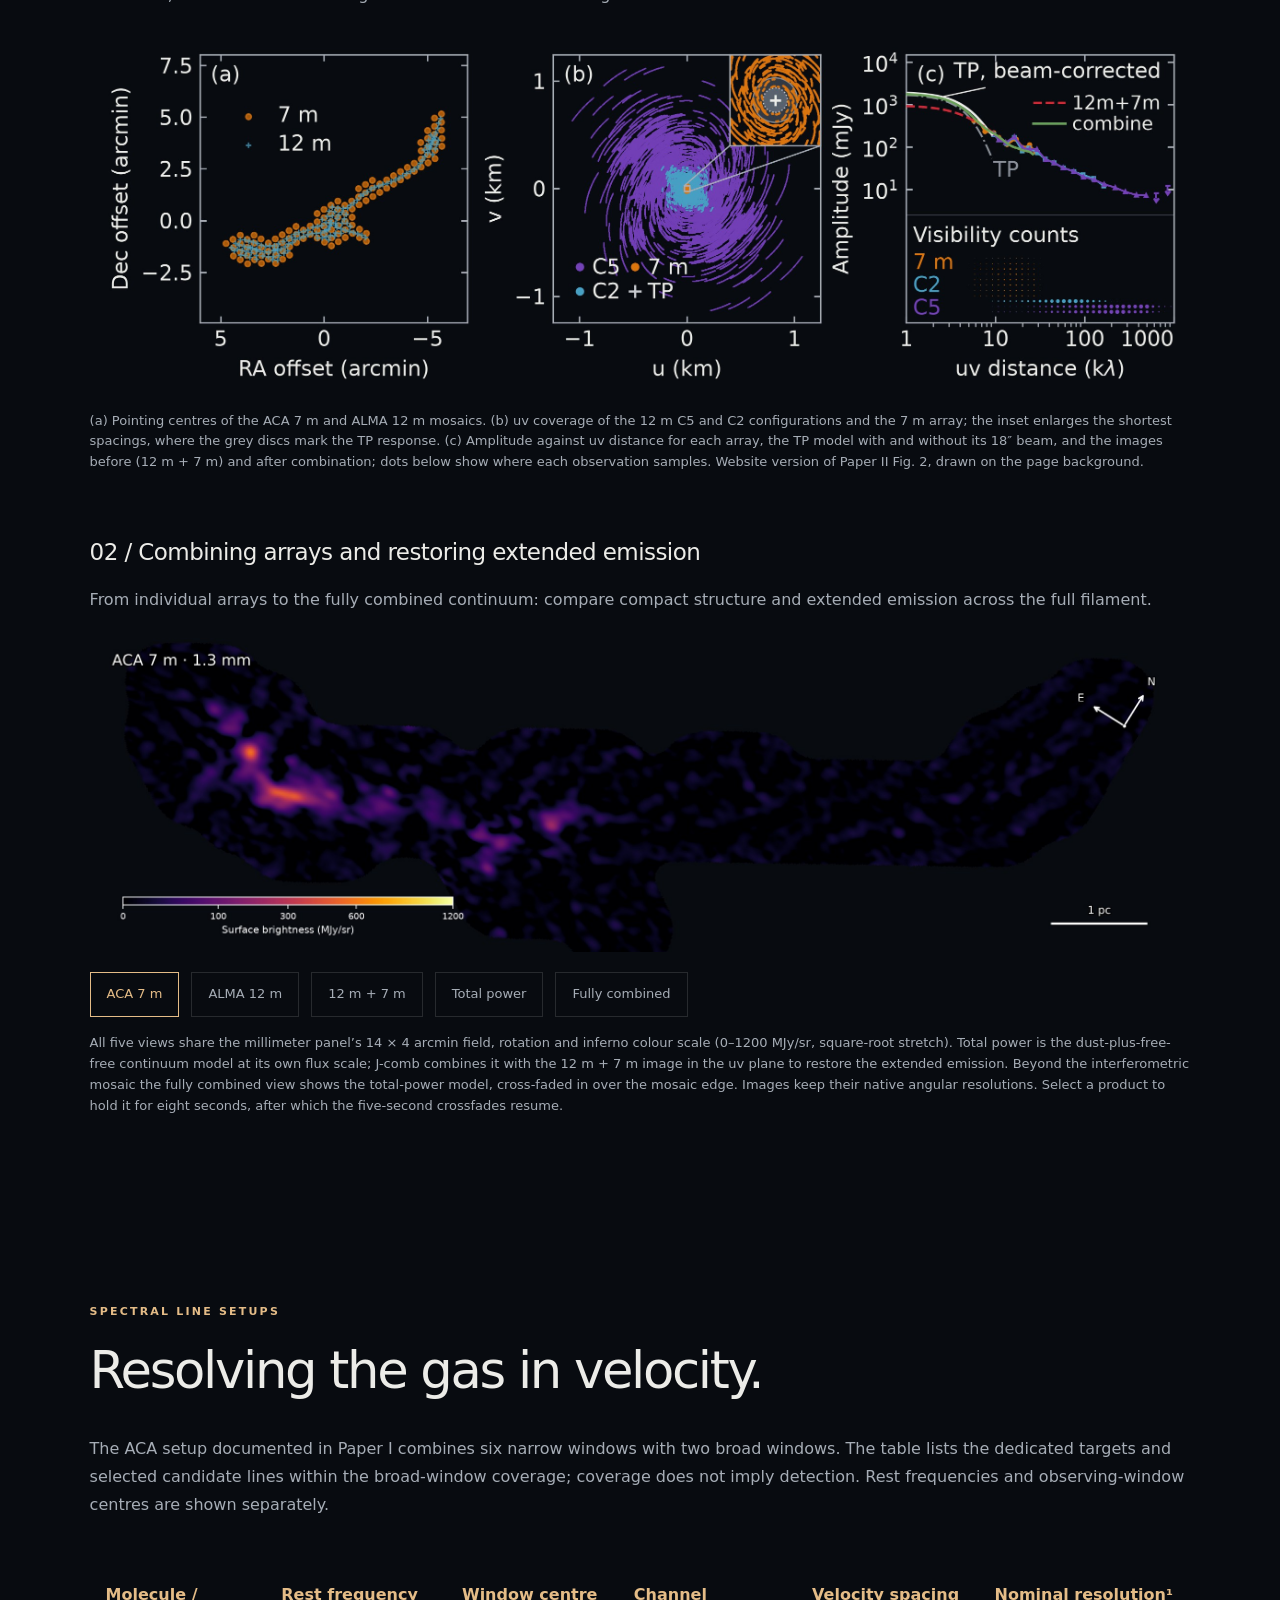
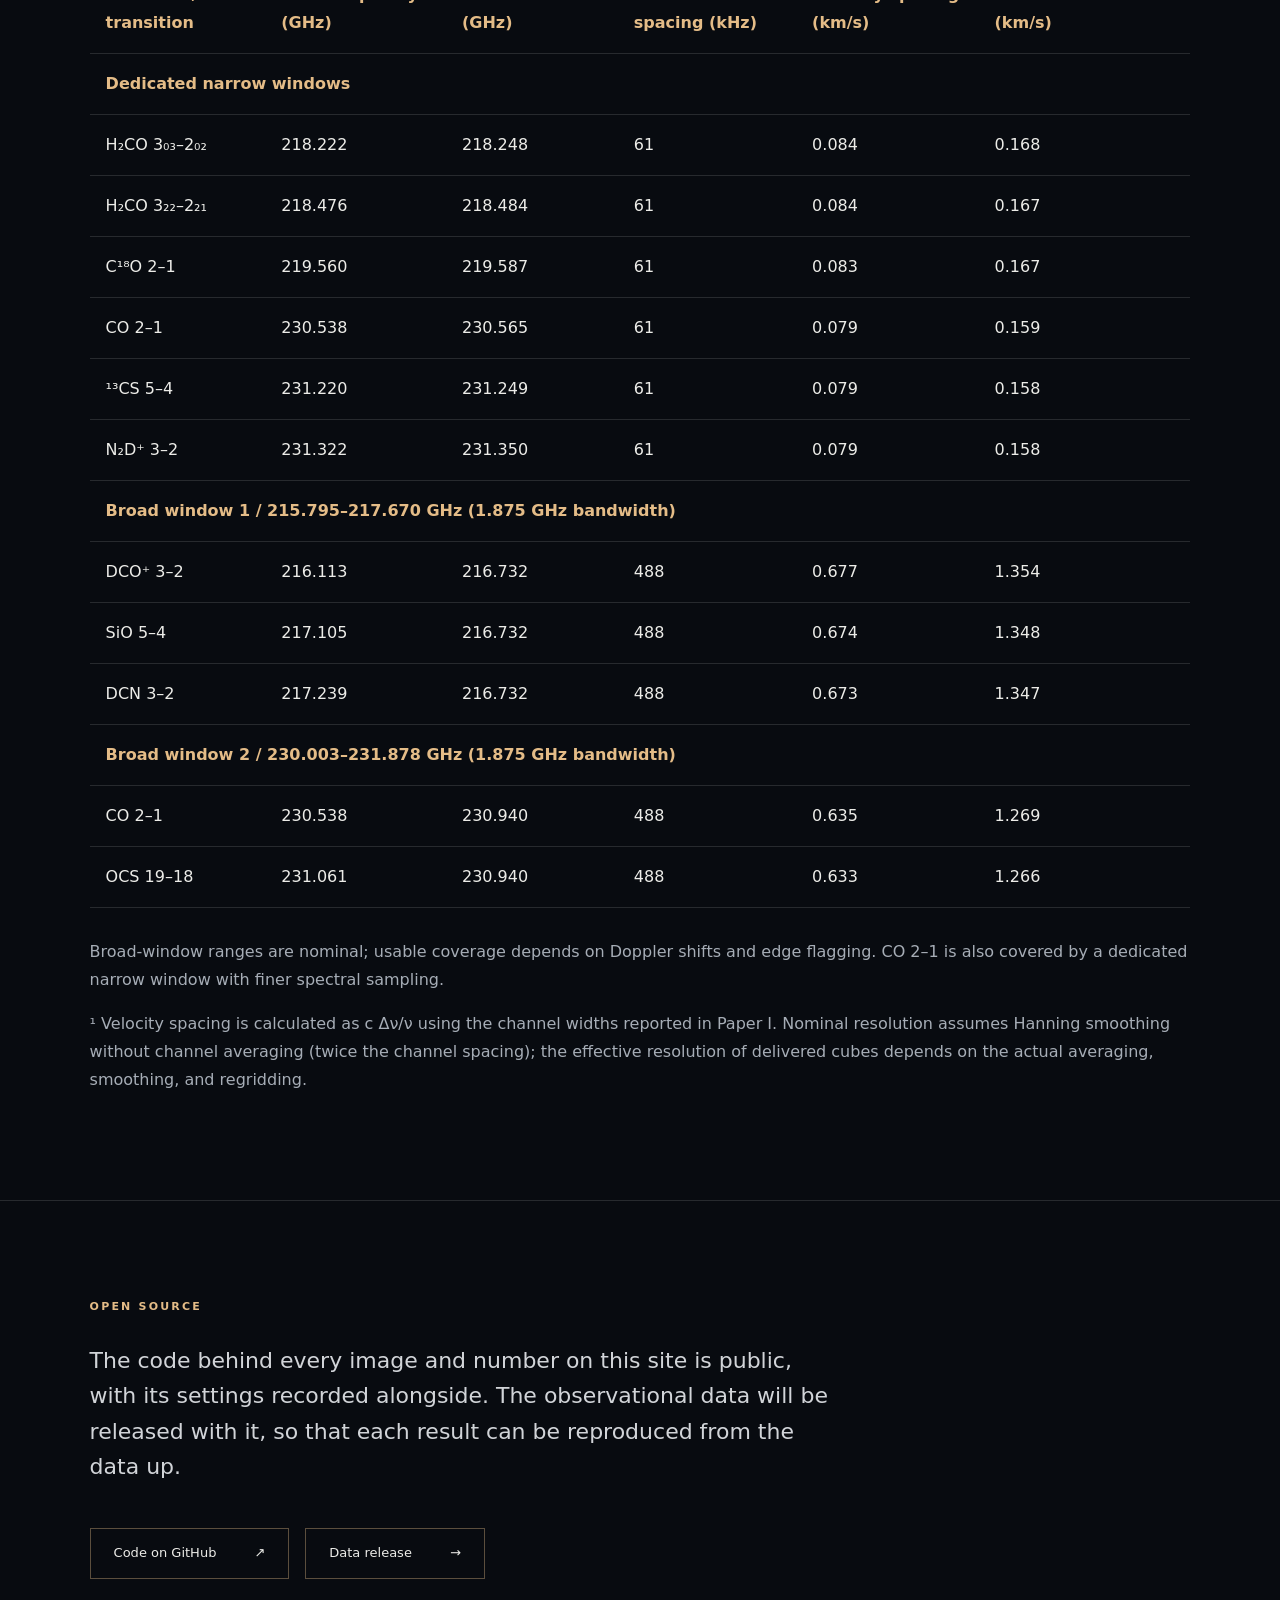
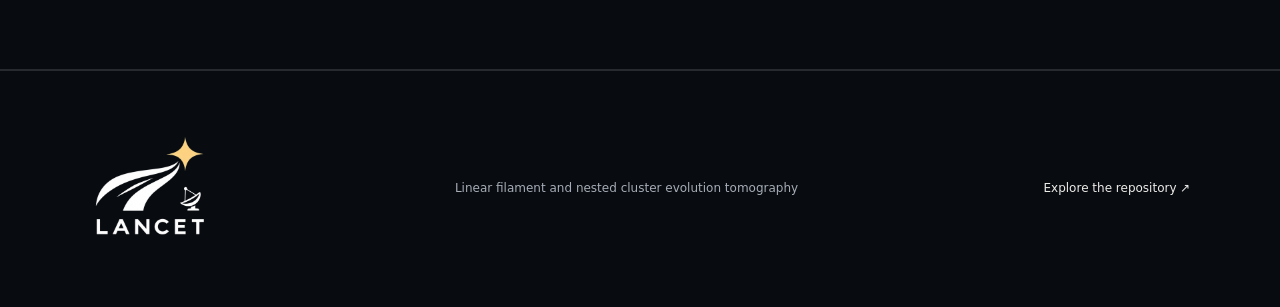
<file: website/observations.html>
<!doctype html><html lang="en"><head><meta charset="utf-8"><meta name="viewport" content="width=device-width,initial-scale=1"><meta name="description" content="LANCET explores how gas assembles into stars and clusters in the G316.8 filament."><title>Observations · LANCET</title><link rel="stylesheet" href="style.css?v=open-source-1"><link rel="icon" href="assets/favicon.svg" type="image/svg+xml"><link rel="apple-touch-icon" href="assets/apple-touch-icon.png"><meta name="theme-color" content="#080b10"><link rel="canonical" href="https://xfengwei.github.io/LANCET/observations.html"><meta property="og:type" content="website"><meta property="og:site_name" content="LANCET"><meta property="og:title" content="Observations · LANCET"><meta property="og:description" content="LANCET explores how gas assembles into stars and clusters in the G316.8 filament."><meta property="og:url" content="https://xfengwei.github.io/LANCET/observations.html"><meta property="og:image" content="https://xfengwei.github.io/LANCET/assets/og-image.jpg"><meta property="og:image:width" content="1200"><meta property="og:image:height" content="630"><meta property="og:image:alt" content="The LANCET logo over a near-infrared view of the G316.8 filament"><meta name="twitter:card" content="summary_large_image"><script>document.documentElement.classList.add('js-reveal')</script></head><body><a class="skip" href="#main">Skip to content</a><header><a class="brand logo-brand" href="index.html" aria-label="LANCET home"><img src="assets/lancet-logo-web.webp?v=alpha-1" alt="LANCET" width="600" height="400"></a><nav aria-label="Main navigation"><a  href='index.html'>The project</a><a aria-current='page' href='observations.html'>Observations</a><a  href='research.html'>Research</a><a  href='team.html'>Our team</a></nav><a class="code" href="https://github.com/XFengwei/LANCET" target="_blank" rel="noopener noreferrer">Code ↗</a></header><main id="main"><section class="page-top"><span class="eyebrow">Our window into the cloud</span><h1>Collecting<br><em>faint light.</em></h1><p class="lead">Complementary telescopes connect the extended reservoir to the compact structures within it.</p></section><div class="telescope-gallery reveal" data-hold="8000"><button type="button" class="gallery-step" data-step="-1" aria-label="Previous telescopes">‹</button><div class="telescope-rows"><div class="gallery-row telescope-row--main is-visible"><a class="telescope-card telescope-card--main" href="https://www.almaobservatory.org/"><img src="assets/telescope-alma-ann13016a.jpg" alt="ALMA antennas at night beneath the Magellanic Clouds" loading="lazy"><div class="telescope-copy"><span class="eyebrow">1.3 <span class="unit">mm</span> / continuum & spectral lines</span><h3>ALMA <span aria-hidden="true">↗</span></h3><p>The 12 m C2 and C5 configurations and the ACA 7 m array resolve dense cores in the 1.3 mm continuum and in lines such as C¹⁸O, CO, H₂CO, ¹³CS and N₂D⁺; total-power line data recover the extended gas.</p><small>Image: ESO / C. Malin</small></div></a></div><div class="gallery-row"><a class="telescope-card" href="https://www.esa.int/Science_Exploration/Space_Science/Herschel"><img src="assets/telescope-herschel.jpg" alt="Artist’s impression of the Herschel space telescope" loading="lazy"><div class="telescope-copy"><span class="eyebrow">70–500 <span class="unit">μm</span> / far infrared</span><h3>Herschel <span aria-hidden="true">↗</span></h3><p>PACS and SPIRE dust maps set the temperature and column density of the whole cloud.</p><small>Image: ESA / AOES Medialab · artist’s impression</small></div></a><a class="telescope-card" href="https://www.apex-telescope.org/"><img src="assets/telescope-apex-mpifr.jpg" alt="The APEX telescope on the Chajnantor plateau" loading="lazy"><div class="telescope-copy"><span class="eyebrow">350 & 450 <span class="unit">μm</span> / 1.3 <span class="unit">mm</span></span><h3>APEX <span aria-hidden="true">↗</span></h3><p>ArTéMiS sharpens the cold-dust structure; nFLASH230 lines probe the molecular gas.</p><small>Image: MPIfR</small></div></a><a class="telescope-card" href="https://science.nasa.gov/mission/spitzer/"><img src="assets/telescope-spitzer-infrared.jpg" alt="Artist’s impression of the Spitzer space telescope against an infrared sky" loading="lazy"><div class="telescope-copy"><span class="eyebrow">3.6–8.0 <span class="unit">μm</span> / mid infrared</span><h3>Spitzer <span aria-hidden="true">↗</span></h3><p>GLIMPSE images reveal infrared-dark gas, embedded sources and the bright H II regions.</p><small>Image: NASA / JPL-Caltech / R. Hurt (SSC) · artist’s impression</small></div></a></div><div class="gallery-row"><a class="telescope-card" href="https://www.eso.org/public/teles-instr/paranal-observatory/surveytelescopes/vista/"><img src="assets/telescope-vista.jpg" alt="VISTA telescope inside its enclosure at Paranal" loading="lazy"><div class="telescope-copy"><span class="eyebrow">1.25–2.15 <span class="unit">μm</span> / near infrared</span><h3>VISTA <span aria-hidden="true">↗</span></h3><p>VVV J, H and Kₛ images trace stars and extinction from the dark north to the H II regions.</p><small>Image: ESO</small></div></a><a class="telescope-card" href="https://www.atnf.csiro.au/facilities/australia-telescope-compact-array/"><img src="assets/telescope-atca.jpg" alt="Radio dishes of the Australia Telescope Compact Array" loading="lazy"><div class="telescope-copy"><span class="eyebrow">5.5 <span class="unit">GHz</span> / 5.5 <span class="unit">cm</span></span><h3>ATCA <span aria-hidden="true">↗</span></h3><p>CORNISH-South maps the ionized gas at 2.5″, constraining free-free emission at 1.3 mm.</p><small>Image: CSIRO</small></div></a><a class="telescope-card" href="https://www.sarao.ac.za/science/meerkat/"><img src="assets/telescope-meerkat.jpg" alt="MeerKAT radio interferometer in the Karoo" loading="lazy"><div class="telescope-copy"><span class="eyebrow">0.9–1.6 <span class="unit">GHz</span> / 19–33 <span class="unit">cm</span></span><h3>MeerKAT <span aria-hidden="true">↗</span></h3><p>The Galactic Plane Survey maps the extended radio continuum; with ATCA it fixes the free-free part.</p><small>Image: SARAO</small></div></a></div></div><button type="button" class="gallery-step" data-step="1" aria-label="Next telescopes">›</button></div><section class="reveal"><div class="section-head"><div><span class="eyebrow">A closer look</span><h2>The invisible, revealed.</h2></div><a href="#footprint">See the ALMA pointing footprint ↓</a></div><figure class="wavelength-gallery" data-hold="8000"><div class="gallery-frames"><img class="gallery-frame is-visible" src="assets/gallery-nir.jpg?v=gallery-3" alt="Near-infrared view of G316.8 with wavelength label, compass and scale bar"><img class="gallery-frame" src="assets/gallery-mir.jpg?v=gallery-3" alt="Mid-infrared view of G316.8 with wavelength label, compass and scale bar"><img class="gallery-frame" src="assets/gallery-fir.jpg?v=gallery-3" alt="Far-infrared view of G316.8 with wavelength label, compass and scale bar"><img class="gallery-frame" src="assets/gallery-mm.jpg?v=gallery-4" alt="Millimeter view of G316.8 with wavelength label, compass and scale bar"><img class="gallery-frame" src="assets/gallery-radio.jpg?v=gallery-3" alt="Radio view of G316.8 with wavelength label, compass and scale bar"></div><div class="gallery-buttons" role="group" aria-label="Choose wavelength"><button type="button" aria-pressed="true">Near-infrared</button><button type="button" aria-pressed="false">Mid-infrared</button><button type="button" aria-pressed="false">Far-infrared</button><button type="button" aria-pressed="false">Millimeter</button><button type="button" aria-pressed="false">Radio</button></div><figcaption>The same filament across five wavelength ranges, from near-infrared to radio. Select a wavelength to hold it for eight seconds, after which the five-second crossfades resume.</figcaption></figure></section><section id="footprint" class="reveal"><span class="eyebrow">The ALMA pointing footprint</span><h2>Entire filament, fully covered.</h2><figure><img class="science-image" src="assets/footprints.jpg?v=dark-1" alt="ACA 7 m and ALMA 12 m pointing footprints over Herschel 250 micron and Spitzer 5.8 micron maps"><figcaption>Actual pointing centres over Herschel 250 μm and Spitzer 5.8 μm maps: ACA 7 m in orange, ALMA 12 m in teal (the C2 and C5 configurations share it), in the same colours as the uv-coverage figure below. Circles show approximate primary-beam FWHM at 225 GHz: 43 arcsec for 7 m and 26 arcsec for 12 m. These illustrate individual fields, not a uniform mosaic sensitivity boundary.</figcaption></figure></section><section class="reveal"><span class="eyebrow">Continuum / from sampling to structure</span><h2>Recovering the full picture.</h2><p>Our continuum workflow combines the ALMA 12 m and ACA 7 m images with a total-power model of the extended emission, in the Fourier (uv) plane. Each step below shows the evidence behind the resulting image.</p><div class="workflow-step"><h3>01 / Pointings and spatial-frequency coverage</h3><p>Each array samples a different range of spatial frequencies. The total-power (TP) model fills the shortest spacings that no interferometer measures, and the combined image follows the TP model on large scales and the interferometers on small ones.</p><figure><img class="science-image" loading="lazy" src="assets/coverage.jpg?v=jcomb-1" alt="Three panels: ACA 7 m and ALMA 12 m pointing centres along the filament; uv coverage of the 12 m C5 and C2 configurations and the 7 m array, with the TP response at the centre; and amplitude against uv distance for each array, the TP model, the 12 m + 7 m image and the combined image."><figcaption>(a) Pointing centres of the ACA 7 m and ALMA 12 m mosaics. (b) uv coverage of the 12 m C5 and C2 configurations and the 7 m array; the inset enlarges the shortest spacings, where the grey discs mark the TP response. (c) Amplitude against uv distance for each array, the TP model with and without its 18″ beam, and the images before (12 m + 7 m) and after combination; dots below show where each observation samples. Website version of Paper II Fig. 2, drawn on the page background.</figcaption></figure></div><div class="workflow-step"><h3>02 / Combining arrays and restoring extended emission</h3><p>From individual arrays to the fully combined continuum: compare compact structure and extended emission across the full filament.</p><figure class="wavelength-gallery" data-hold="8000"><div class="gallery-frames array-gallery-frames"><img class="gallery-frame is-visible" src="assets/array-aca.jpg?v=array-jcomb" alt="ACA 7 m, full filament view with a shared surface-brightness colour bar"><img class="gallery-frame" src="assets/array-12m.jpg?v=array-jcomb" alt="ALMA 12 m, full filament view with a shared surface-brightness colour bar"><img class="gallery-frame" src="assets/array-combined.jpg?v=array-jcomb" alt="12 m + 7 m, full filament view with a shared surface-brightness colour bar"><img class="gallery-frame" src="assets/array-tp.jpg?v=array-jcomb" alt="Total power, full filament view with a shared surface-brightness colour bar"><img class="gallery-frame" src="assets/array-full.jpg?v=array-jcomb" alt="Fully combined, full filament view with a shared surface-brightness colour bar"></div><div class="gallery-buttons" role="group" aria-label="Choose continuum product"><button type="button" aria-pressed="true">ACA 7 m</button><button type="button" aria-pressed="false">ALMA 12 m</button><button type="button" aria-pressed="false">12 m + 7 m</button><button type="button" aria-pressed="false">Total power</button><button type="button" aria-pressed="false">Fully combined</button></div><figcaption>All five views share the millimeter panel’s 14 × 4 arcmin field, rotation and inferno colour scale (0–1200 MJy/sr, square-root stretch). Total power is the dust-plus-free-free continuum model at its own flux scale; J-comb combines it with the 12 m + 7 m image in the uv plane to restore the extended emission. Beyond the interferometric mosaic the fully combined view shows the total-power model, cross-faded in over the mosaic edge. Images keep their native angular resolutions. Select a product to hold it for eight seconds, after which the five-second crossfades resume.</figcaption></figure></div></section><section class="reveal"><span class="eyebrow">Spectral line setups</span><h2>Resolving the gas in velocity.</h2><p>The ACA setup documented in Paper I combines six narrow windows with two broad windows. The table lists the dedicated targets and selected candidate lines within the broad-window coverage; coverage does not imply detection. Rest frequencies and observing-window centres are shown separately.</p><div class="table-wrap"><table><thead><tr><th>Molecule / transition</th><th>Rest frequency (GHz)</th><th>Window centre (GHz)</th><th>Channel spacing (kHz)</th><th>Velocity spacing (km/s)</th><th>Nominal resolution¹ (km/s)</th></tr></thead><tbody><tr><th colspan="6" scope="colgroup">Dedicated narrow windows</th></tr><tr><td>H₂CO 3₀₃–2₀₂</td><td>218.222</td><td>218.248</td><td>61</td><td>0.084</td><td>0.168</td></tr><tr><td>H₂CO 3₂₂–2₂₁</td><td>218.476</td><td>218.484</td><td>61</td><td>0.084</td><td>0.167</td></tr><tr><td>C¹⁸O 2–1</td><td>219.560</td><td>219.587</td><td>61</td><td>0.083</td><td>0.167</td></tr><tr><td>CO 2–1</td><td>230.538</td><td>230.565</td><td>61</td><td>0.079</td><td>0.159</td></tr><tr><td>¹³CS 5–4</td><td>231.220</td><td>231.249</td><td>61</td><td>0.079</td><td>0.158</td></tr><tr><td>N₂D⁺ 3–2</td><td>231.322</td><td>231.350</td><td>61</td><td>0.079</td><td>0.158</td></tr><tr><th colspan="6" scope="colgroup">Broad window 1 / 215.795–217.670 GHz (1.875 GHz bandwidth)</th></tr><tr><td>DCO⁺ 3–2</td><td>216.113</td><td>216.732</td><td>488</td><td>0.677</td><td>1.354</td></tr><tr><td>SiO 5–4</td><td>217.105</td><td>216.732</td><td>488</td><td>0.674</td><td>1.348</td></tr><tr><td>DCN 3–2</td><td>217.239</td><td>216.732</td><td>488</td><td>0.673</td><td>1.347</td></tr><tr><th colspan="6" scope="colgroup">Broad window 2 / 230.003–231.878 GHz (1.875 GHz bandwidth)</th></tr><tr><td>CO 2–1</td><td>230.538</td><td>230.940</td><td>488</td><td>0.635</td><td>1.269</td></tr><tr><td>OCS 19–18</td><td>231.061</td><td>230.940</td><td>488</td><td>0.633</td><td>1.266</td></tr></tbody></table></div><p>Broad-window ranges are nominal; usable coverage depends on Doppler shifts and edge flagging. CO 2–1 is also covered by a dedicated narrow window with finer spectral sampling.</p><p>¹ Velocity spacing is calculated as c Δν/ν using the channel widths reported in Paper I. Nominal resolution assumes Hanning smoothing without channel averaging (twice the channel spacing); the effective resolution of delivered cubes depends on the actual averaging, smoothing, and regridding.</p></section><section class="technical reveal"><span class="eyebrow">Open source</span><p class="lead open-source-text">The code behind every image and number on this site is public, with its settings recorded alongside. The observational data will be released with it, so that each result can be reproduced from the data up.</p><div class="button-row"><a class="button" href="https://github.com/XFengwei/LANCET" target="_blank" rel="noopener noreferrer">Code on GitHub <span>↗</span></a><a class="button" href="data.html">Data release <span>→</span></a></div></section></main><footer><a class="brand logo-brand" href="index.html" aria-label="LANCET home"><img src="assets/lancet-logo-web.webp?v=alpha-1" alt="LANCET" width="600" height="400"></a><p>Linear filament and nested cluster evolution tomography</p><a href="https://github.com/XFengwei/LANCET" target="_blank" rel="noopener noreferrer">Explore the repository ↗</a></footer><script src="reveal.js?v=3" defer></script><script src="gallery.js?v=telescope-arrows-1" defer></script></body></html>
</file>
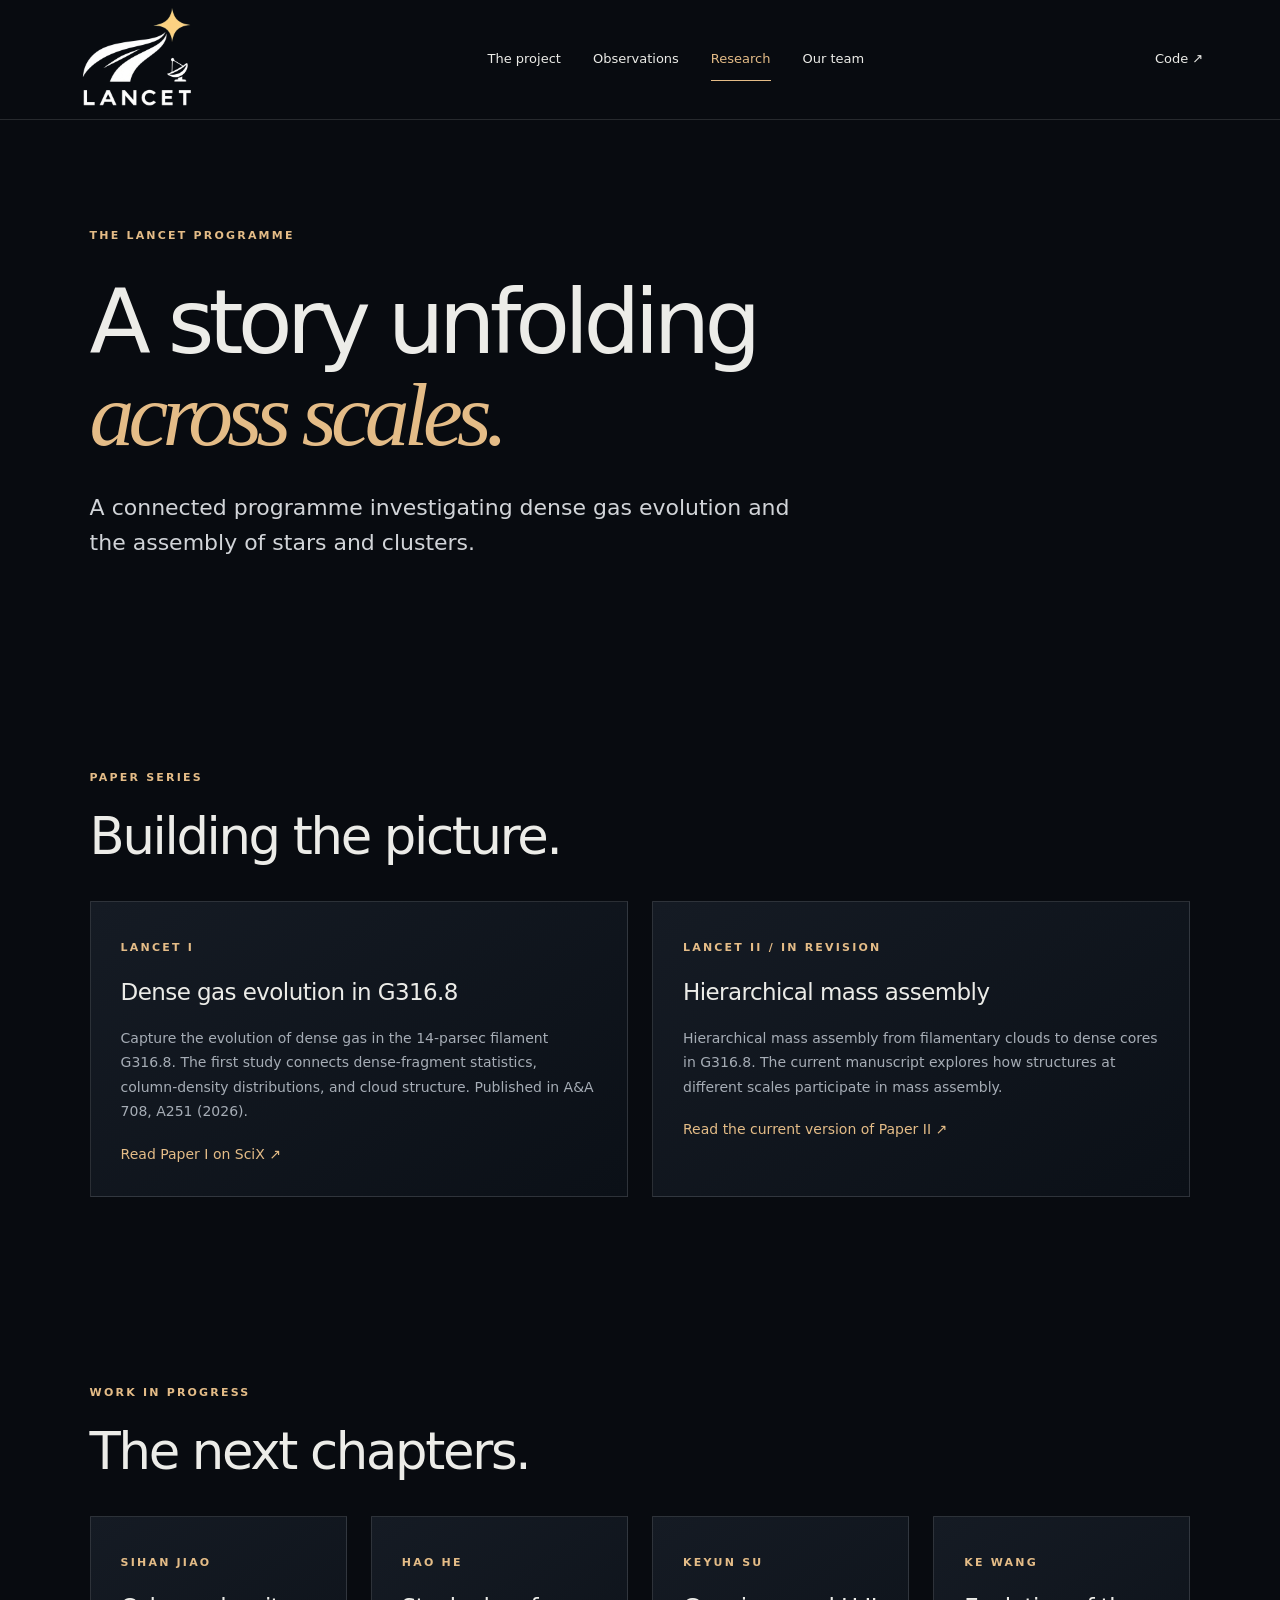
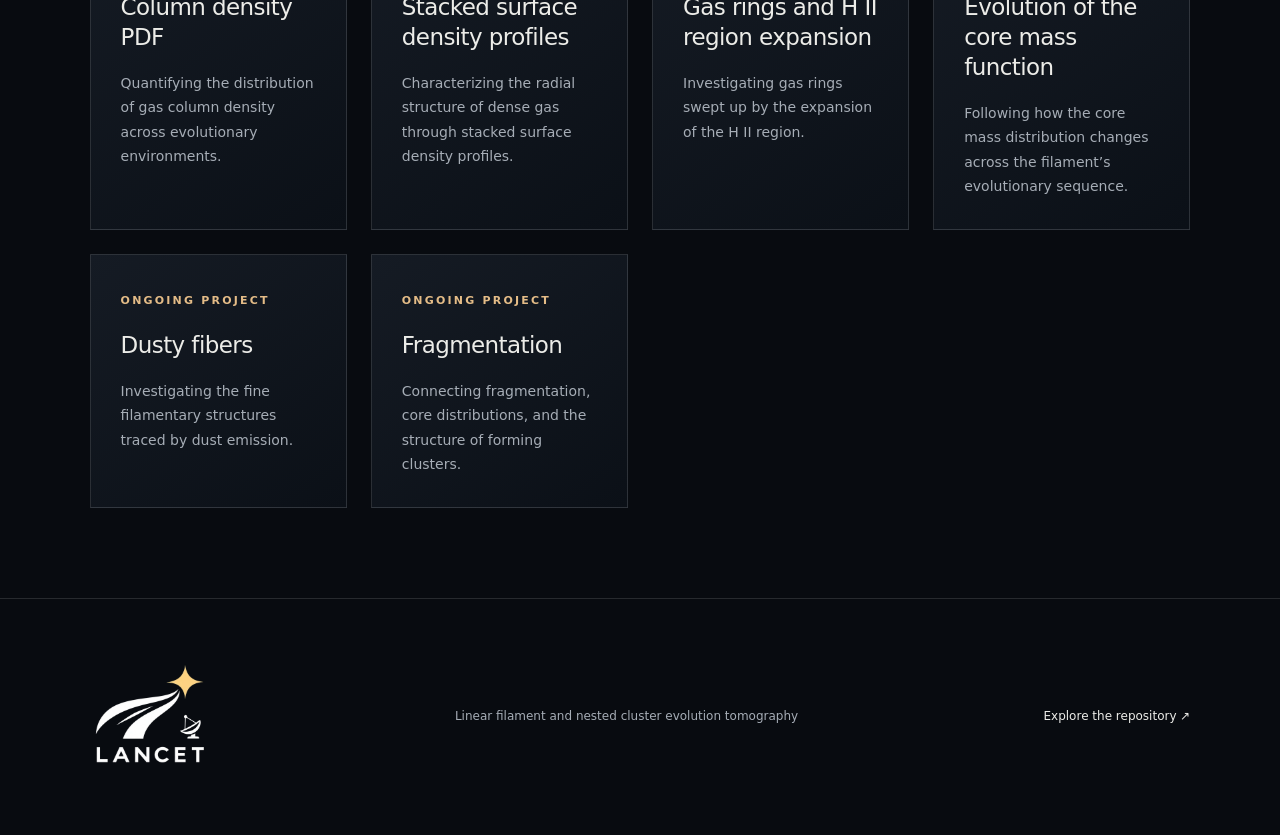
<file: website/research.html>
<!doctype html><html lang="en"><head><meta charset="utf-8"><meta name="viewport" content="width=device-width,initial-scale=1"><meta name="description" content="LANCET explores how gas assembles into stars and clusters in the G316.8 filament."><title>Research · LANCET</title><link rel="stylesheet" href="style.css?v=open-source-1"><link rel="icon" href="assets/favicon.svg" type="image/svg+xml"><link rel="apple-touch-icon" href="assets/apple-touch-icon.png"><meta name="theme-color" content="#080b10"><link rel="canonical" href="https://xfengwei.github.io/LANCET/research.html"><meta property="og:type" content="website"><meta property="og:site_name" content="LANCET"><meta property="og:title" content="Research · LANCET"><meta property="og:description" content="LANCET explores how gas assembles into stars and clusters in the G316.8 filament."><meta property="og:url" content="https://xfengwei.github.io/LANCET/research.html"><meta property="og:image" content="https://xfengwei.github.io/LANCET/assets/og-image.jpg"><meta property="og:image:width" content="1200"><meta property="og:image:height" content="630"><meta property="og:image:alt" content="The LANCET logo over a near-infrared view of the G316.8 filament"><meta name="twitter:card" content="summary_large_image"><script>document.documentElement.classList.add('js-reveal')</script></head><body><a class="skip" href="#main">Skip to content</a><header><a class="brand logo-brand" href="index.html" aria-label="LANCET home"><img src="assets/lancet-logo-web.webp?v=alpha-1" alt="LANCET" width="600" height="400"></a><nav aria-label="Main navigation"><a  href='index.html'>The project</a><a  href='observations.html'>Observations</a><a aria-current='page' href='research.html'>Research</a><a  href='team.html'>Our team</a></nav><a class="code" href="https://github.com/XFengwei/LANCET" target="_blank" rel="noopener noreferrer">Code ↗</a></header><main id="main"><section class="page-top"><span class="eyebrow">The LANCET programme</span><h1>A story unfolding<br><em>across scales.</em></h1><p class="lead">A connected programme investigating dense gas evolution and the assembly of stars and clusters.</p></section><section class="reveal"><span class="eyebrow">Paper series</span><h2>Building the picture.</h2><div class="cards"><article><span class="eyebrow">LANCET I</span><h3>Dense gas evolution in G316.8</h3><p>Capture the evolution of dense gas in the 14-parsec filament G316.8. The first study connects dense-fragment statistics, column-density distributions, and cloud structure. Published in A&amp;A 708, A251 (2026). <a class="paper-link" href="https://scixplorer.org/abs/2026A%26A...708A.251X/abstract">Read Paper I on SciX ↗</a></p></article><article><span class="eyebrow">LANCET II / IN REVISION</span><h3>Hierarchical mass assembly</h3><p>Hierarchical mass assembly from filamentary clouds to dense cores in G316.8. The current manuscript explores how structures at different scales participate in mass assembly. <a class="paper-link" href="https://datashare.mpcdf.mpg.de/s/ZfHgztdon8EzXZE" target="_blank" rel="noopener noreferrer">Read the current version of Paper II ↗</a></p></article></div></section><section class="reveal"><span class="eyebrow">Work in progress</span><h2>The next chapters.</h2><div class="cards"><article><span class="eyebrow">SIHAN JIAO</span><h3>Column density PDF</h3><p>Quantifying the distribution of gas column density across evolutionary environments.</p></article><article><span class="eyebrow">HAO HE</span><h3>Stacked surface density profiles</h3><p>Characterizing the radial structure of dense gas through stacked surface density profiles.</p></article><article><span class="eyebrow">KEYUN SU</span><h3>Gas rings and H II region expansion</h3><p>Investigating gas rings swept up by the expansion of the H II region.</p></article><article><span class="eyebrow">KE WANG</span><h3>Evolution of the core mass function</h3><p>Following how the core mass distribution changes across the filament’s evolutionary sequence.</p></article><article><span class="eyebrow">ONGOING PROJECT</span><h3>Dusty fibers</h3><p>Investigating the fine filamentary structures traced by dust emission.</p></article><article><span class="eyebrow">ONGOING PROJECT</span><h3>Fragmentation</h3><p>Connecting fragmentation, core distributions, and the structure of forming clusters.</p></article></div></section></main><footer><a class="brand logo-brand" href="index.html" aria-label="LANCET home"><img src="assets/lancet-logo-web.webp?v=alpha-1" alt="LANCET" width="600" height="400"></a><p>Linear filament and nested cluster evolution tomography</p><a href="https://github.com/XFengwei/LANCET" target="_blank" rel="noopener noreferrer">Explore the repository ↗</a></footer><script src="reveal.js?v=3" defer></script></body></html>
</file>
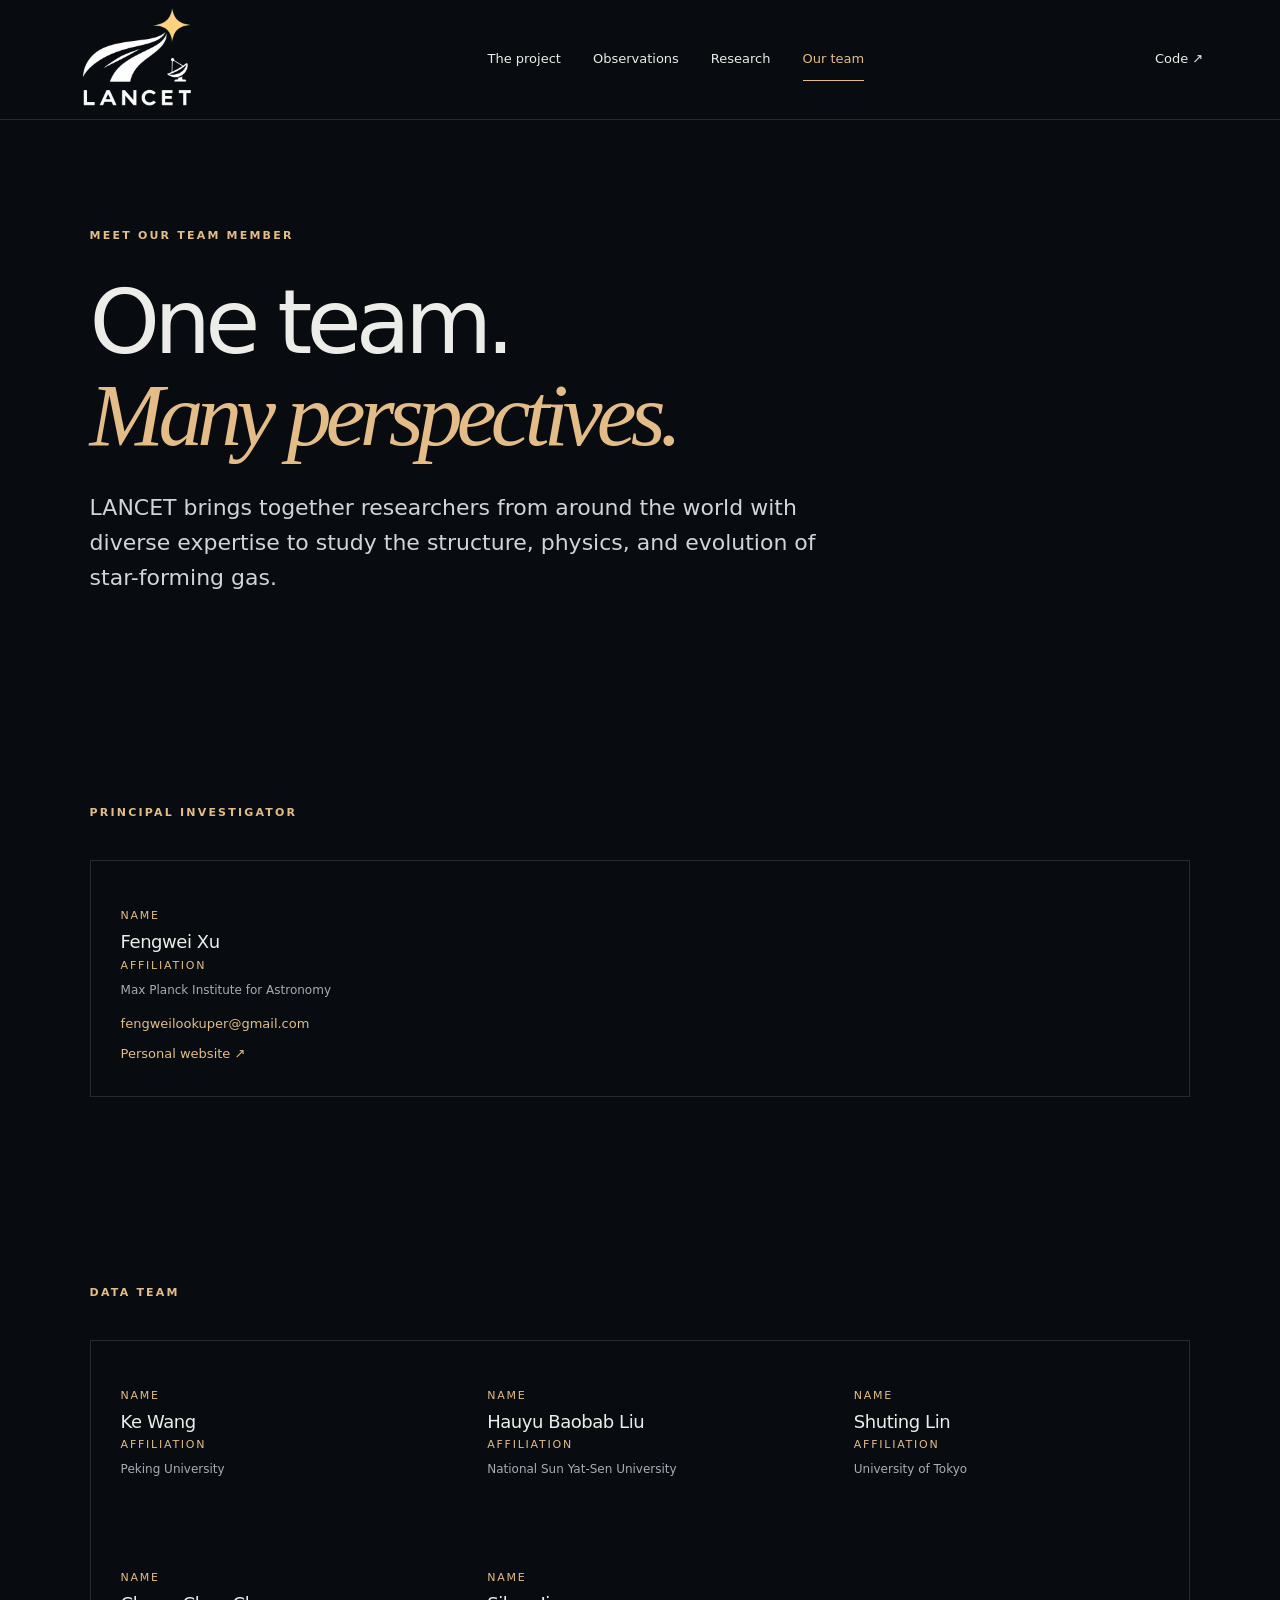
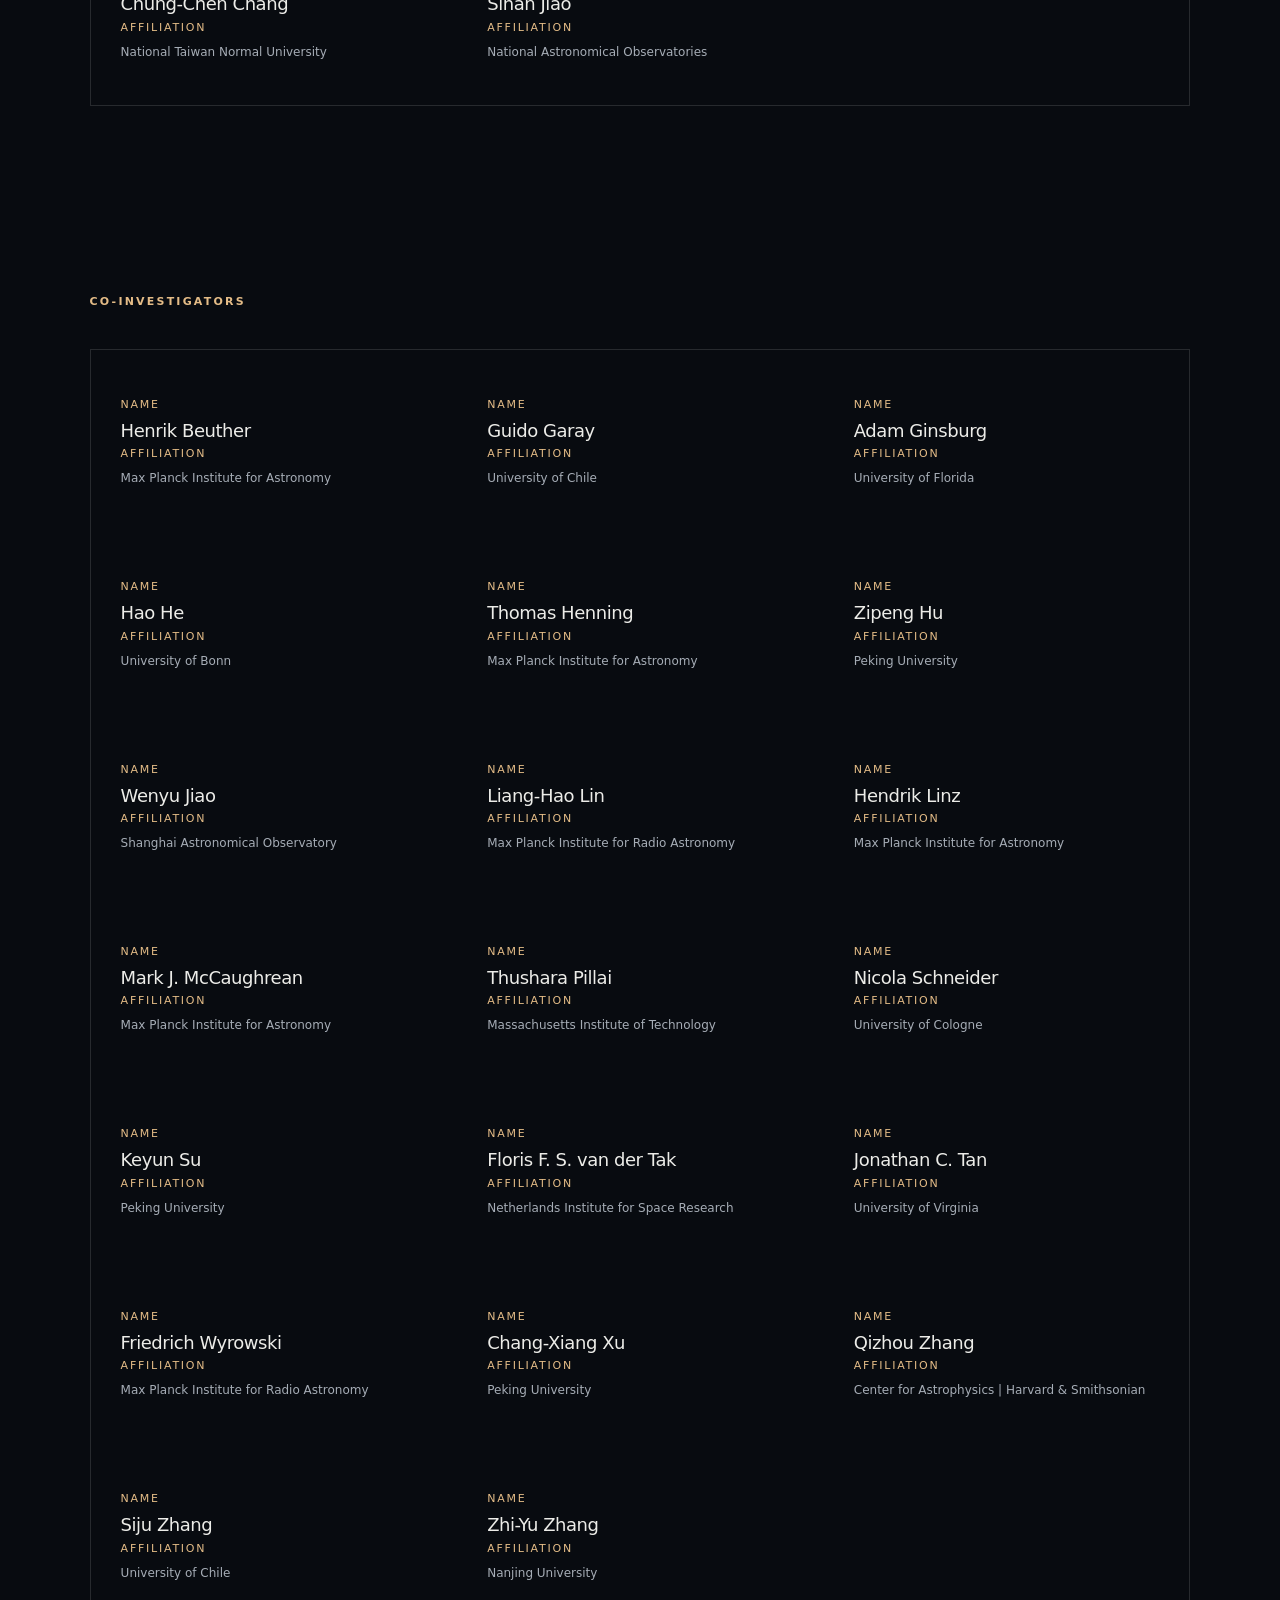
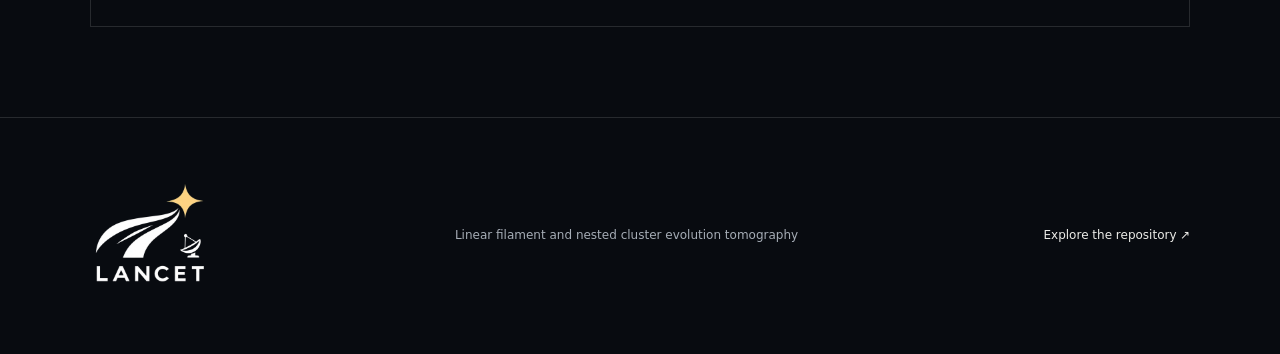
<file: website/team.html>
<!doctype html><html lang="en"><head><meta charset="utf-8"><meta name="viewport" content="width=device-width,initial-scale=1"><meta name="description" content="LANCET explores how gas assembles into stars and clusters in the G316.8 filament."><title>Our team · LANCET</title><link rel="stylesheet" href="style.css?v=open-source-1"><link rel="icon" href="assets/favicon.svg" type="image/svg+xml"><link rel="apple-touch-icon" href="assets/apple-touch-icon.png"><meta name="theme-color" content="#080b10"><link rel="canonical" href="https://xfengwei.github.io/LANCET/team.html"><meta property="og:type" content="website"><meta property="og:site_name" content="LANCET"><meta property="og:title" content="Our team · LANCET"><meta property="og:description" content="LANCET explores how gas assembles into stars and clusters in the G316.8 filament."><meta property="og:url" content="https://xfengwei.github.io/LANCET/team.html"><meta property="og:image" content="https://xfengwei.github.io/LANCET/assets/og-image.jpg"><meta property="og:image:width" content="1200"><meta property="og:image:height" content="630"><meta property="og:image:alt" content="The LANCET logo over a near-infrared view of the G316.8 filament"><meta name="twitter:card" content="summary_large_image"><script>document.documentElement.classList.add('js-reveal')</script></head><body><a class="skip" href="#main">Skip to content</a><header><a class="brand logo-brand" href="index.html" aria-label="LANCET home"><img src="assets/lancet-logo-web.webp?v=alpha-1" alt="LANCET" width="600" height="400"></a><nav aria-label="Main navigation"><a  href='index.html'>The project</a><a  href='observations.html'>Observations</a><a  href='research.html'>Research</a><a aria-current='page' href='team.html'>Our team</a></nav><a class="code" href="https://github.com/XFengwei/LANCET" target="_blank" rel="noopener noreferrer">Code ↗</a></header><main id="main"><section class="page-top"><span class="eyebrow">Meet our team member</span><h1>One team.<br><em>Many perspectives.</em></h1><p class="lead">LANCET brings together researchers from around the world with diverse expertise to study the structure, physics, and evolution of star-forming gas.</p></section><section class="reveal"><span class="eyebrow">Principal investigator</span><div class="people"><article><h3><span class="field-label">Name</span>Fengwei Xu</h3><p><span class="field-label">Affiliation</span>Max Planck Institute for Astronomy</p><div class="contact-links"><a href="mailto:fengweilookuper@gmail.com">fengweilookuper@gmail.com</a><a href="https://xfengwei.github.io/">Personal website ↗</a></div></article></div></section><section class="reveal"><span class="eyebrow">Data team</span><div class="people"><article><h3><span class="field-label">Name</span>Ke Wang</h3><p><span class="field-label">Affiliation</span>Peking University</p></article><article><h3><span class="field-label">Name</span>Hauyu Baobab Liu</h3><p><span class="field-label">Affiliation</span>National Sun Yat-Sen University</p></article><article><h3><span class="field-label">Name</span>Shuting Lin</h3><p><span class="field-label">Affiliation</span>University of Tokyo</p></article><article><h3><span class="field-label">Name</span>Chung-Chen Chang</h3><p><span class="field-label">Affiliation</span>National Taiwan Normal University</p></article><article><h3><span class="field-label">Name</span>Sihan Jiao</h3><p><span class="field-label">Affiliation</span>National Astronomical Observatories</p></article></div></section><section class="reveal"><span class="eyebrow">Co-investigators</span><div class="people"><article><h3><span class="field-label">Name</span>Henrik Beuther</h3><p><span class="field-label">Affiliation</span>Max Planck Institute for Astronomy</p></article><article><h3><span class="field-label">Name</span>Guido Garay</h3><p><span class="field-label">Affiliation</span>University of Chile</p></article><article><h3><span class="field-label">Name</span>Adam Ginsburg</h3><p><span class="field-label">Affiliation</span>University of Florida</p></article><article><h3><span class="field-label">Name</span>Hao He</h3><p><span class="field-label">Affiliation</span>University of Bonn</p></article><article><h3><span class="field-label">Name</span>Thomas Henning</h3><p><span class="field-label">Affiliation</span>Max Planck Institute for Astronomy</p></article><article><h3><span class="field-label">Name</span>Zipeng Hu</h3><p><span class="field-label">Affiliation</span>Peking University</p></article><article><h3><span class="field-label">Name</span>Wenyu Jiao</h3><p><span class="field-label">Affiliation</span>Shanghai Astronomical Observatory</p></article><article><h3><span class="field-label">Name</span>Liang-Hao Lin</h3><p><span class="field-label">Affiliation</span>Max Planck Institute for Radio Astronomy</p></article><article><h3><span class="field-label">Name</span>Hendrik Linz</h3><p><span class="field-label">Affiliation</span>Max Planck Institute for Astronomy</p></article><article><h3><span class="field-label">Name</span>Mark J. McCaughrean</h3><p><span class="field-label">Affiliation</span>Max Planck Institute for Astronomy</p></article><article><h3><span class="field-label">Name</span>Thushara Pillai</h3><p><span class="field-label">Affiliation</span>Massachusetts Institute of Technology</p></article><article><h3><span class="field-label">Name</span>Nicola Schneider</h3><p><span class="field-label">Affiliation</span>University of Cologne</p></article><article><h3><span class="field-label">Name</span>Keyun Su</h3><p><span class="field-label">Affiliation</span>Peking University</p></article><article><h3><span class="field-label">Name</span>Floris F. S. van der Tak</h3><p><span class="field-label">Affiliation</span>Netherlands Institute for Space Research</p></article><article><h3><span class="field-label">Name</span>Jonathan C. Tan</h3><p><span class="field-label">Affiliation</span>University of Virginia</p></article><article><h3><span class="field-label">Name</span>Friedrich Wyrowski</h3><p><span class="field-label">Affiliation</span>Max Planck Institute for Radio Astronomy</p></article><article><h3><span class="field-label">Name</span>Chang-Xiang Xu</h3><p><span class="field-label">Affiliation</span>Peking University</p></article><article><h3><span class="field-label">Name</span>Qizhou Zhang</h3><p><span class="field-label">Affiliation</span>Center for Astrophysics | Harvard & Smithsonian</p></article><article><h3><span class="field-label">Name</span>Siju Zhang</h3><p><span class="field-label">Affiliation</span>University of Chile</p></article><article><h3><span class="field-label">Name</span>Zhi-Yu Zhang</h3><p><span class="field-label">Affiliation</span>Nanjing University</p></article></div></section></main><footer><a class="brand logo-brand" href="index.html" aria-label="LANCET home"><img src="assets/lancet-logo-web.webp?v=alpha-1" alt="LANCET" width="600" height="400"></a><p>Linear filament and nested cluster evolution tomography</p><a href="https://github.com/XFengwei/LANCET" target="_blank" rel="noopener noreferrer">Explore the repository ↗</a></footer><script src="reveal.js?v=3" defer></script></body></html>
</file>
<file: website/style.css>
:root{color-scheme:dark;--bg:#080b10;--text:#ecece8;--muted:#a6adb6;--gold:#e4bc87;--line:#ffffff20}*{box-sizing:border-box}html{scroll-behavior:smooth}body{margin:0;background:var(--bg);color:var(--text);font:16px/1.75 system-ui,sans-serif}a{color:inherit;text-decoration:none}a:hover{color:var(--gold)}a:focus-visible{outline:2px solid var(--gold);outline-offset:6px}.skip{position:absolute;top:-100px}.skip:focus{top:10px;z-index:10;background:#080b10}header{height:96px;padding:0 6%;display:flex;align-items:center;justify-content:space-between;border-bottom:1px solid var(--line)}.brand{font-size:23px;letter-spacing:.2em;font-weight:650}.mark{color:var(--gold);font-size:34px;vertical-align:middle}nav{display:flex;gap:32px;font-size:13px}nav a{padding:10px 0}nav a[aria-current]{color:var(--gold);border-bottom:1px solid var(--gold)}.code{font-size:13px}.hero{position:relative;min-height:760px;height:calc(100svh - 96px);max-height:1100px;overflow:hidden;padding:110px 8% 80px;display:flex;align-items:center}.hero>img{position:absolute;right:0;top:0;width:68%;height:100%;object-fit:cover;object-position:50% 43%;opacity:.78}.hero:after{content:'';position:absolute;inset:0;background:linear-gradient(90deg,#080b10 5%,#080b10e0 29%,#080b1040 65%,transparent),linear-gradient(0deg,#080b10,transparent 35%)}.hero-copy{z-index:1;position:relative;max-width:690px}.eyebrow{text-transform:uppercase;letter-spacing:.2em;font-size:11px;color:var(--gold);font-weight:650}h1,h2,h3,p{margin-top:0}h1{font-size:clamp(60px,7.7vw,118px);line-height:1.03;letter-spacing:-.065em;font-weight:400;margin:28px 0}em{font-family:Georgia,serif;font-weight:400;color:var(--gold)}.hero-copy p{max-width:430px;color:#bcc1c7;font-size:17px}.button{display:inline-flex;gap:38px;border:1px solid #e4bc8760;padding:13px 23px;margin-top:22px;font-size:13px}.button:hover{background:#e4bc8715}.hero-caption{position:absolute;bottom:30px;left:8%;right:8%;z-index:1;display:flex;justify-content:space-between;color:var(--muted);font-size:11px;letter-spacing:.13em}section:not(.hero){max-width:1300px;margin:auto;padding:90px 7%}h2{font-size:clamp(32px,4vw,56px);font-weight:400;letter-spacing:-.045em;line-height:1.15;margin:17px 0 35px}h3{font-size:23px;line-height:1.3;font-weight:450;letter-spacing:-.025em;margin:18px 0}p{color:var(--muted)}.intro{display:grid;grid-template-columns:1fr 1fr;gap:0 70px}.intro>.eyebrow{grid-column:1/-1}.intro>div{padding-top:20px}.lead{font-size:22px;line-height:1.6;max-width:740px;color:#d1d4d8}.stats{display:grid;grid-template-columns:repeat(3,1fr);border-block:1px solid var(--line);padding-block:35px!important}.stats div{display:flex;flex-direction:column}.stats strong{font-size:38px;font-weight:350}.stats span{color:var(--muted);font-size:12px}.section-head{display:flex;justify-content:space-between;align-items:center;gap:20px}.section-head>a{font-size:12px;color:var(--gold)}figure{margin:0}.science-image{width:100%;max-height:650px;object-fit:contain;background:#050608;display:block}figcaption{font-size:13px;line-height:1.6;color:var(--muted);margin-top:16px}.cards{display:grid;grid-template-columns:repeat(auto-fit,minmax(230px,1fr));gap:24px;max-width:1120px;margin:auto}.cards article{padding:30px;background:linear-gradient(145deg,#151b24,#0b1017);border:1px solid var(--line)}.cards p{font-size:14px;margin-bottom:0}.page-top{padding-top:100px!important}.page-top h1{font-size:clamp(54px,7vw,94px)}.technical{border-block:1px solid var(--line)}pre{overflow:auto;padding:24px;background:#121820;border:1px solid var(--line);font-size:13px}.people{display:grid;grid-template-columns:repeat(3,1fr);gap:1px;background:var(--bg);border:1px solid var(--line);margin-top:35px}.people article{background:var(--bg);padding:30px}.people h3{font-size:18px;margin-bottom:5px}.people p{font-size:12px}.avatar{display:grid;place-items:center;width:45px;height:45px;border:1px solid #e4bc8750;border-radius:50%;color:var(--gold);font-size:13px}footer{padding:65px 7%;border-top:1px solid var(--line);font-size:12px;display:flex;justify-content:space-between;align-items:center;gap:30px}footer .brand{font-size:17px}footer p{margin:0}@media(max-width:700px){header{height:auto;min-height:105px;flex-wrap:wrap;padding:14px 6%;gap:12px}header .brand{font-size:19px}nav{order:3;width:100%;justify-content:space-between;gap:10px;font-size:11px}.hero{height:760px;min-height:0;padding-top:80px}.hero>img{width:100%;opacity:.5}.hero:after{background:linear-gradient(90deg,#080b10c0,#080b1030),linear-gradient(0deg,#080b10,transparent)}.hero-caption span{display:none}.intro{grid-template-columns:1fr}.stats strong{font-size:26px}.stats span{font-size:10px}.people{grid-template-columns:repeat(2,1fr)}.people article{padding:20px}.section-head{display:block}section:not(.hero){padding:60px 7%}footer{align-items:start;flex-direction:column;gap:15px}}@media(prefers-reduced-motion:reduce){html{scroll-behavior:auto}}

.workflow-step{margin-top:65px}.workflow-step figure{margin-top:24px}.field-label{display:block;font:11px system-ui,sans-serif;text-transform:uppercase;letter-spacing:.16em;color:var(--gold);margin-bottom:8px}.table-wrap{overflow-x:auto}table{width:100%;border-collapse:collapse;margin:30px 0}th,td{text-align:left;padding:16px;border-bottom:1px solid var(--line)}th{color:var(--gold)}.paper-link{display:block;margin-top:18px;color:var(--gold)}.stats strong{font-size:clamp(20px,2.6vw,38px)}

/* Gently approach the southern H II region in the VVV hero image. */
.hero > img {
  transform-origin: 48% 90%;
  animation: vvv-breathe 10s ease-in-out infinite alternate;
  will-change: transform;
}
@keyframes vvv-breathe {
  from { transform: scale(1); }
  to { transform: scale(1.30); }
}
@media (prefers-reduced-motion: reduce) {
  .hero > img { animation: none; will-change: auto; }
}

.hero-sky{position:absolute;inset:0 0 0 30%;overflow:hidden;opacity:.8}
.sky-frame{position:absolute;width:100%;height:100%;object-fit:cover;object-position:40% 65%}
.hero-sky{transform-origin:38% 80%;will-change:transform}
@media(max-width:700px){.hero-sky{left:0;opacity:.6}.hero-caption #wavelength-label{display:block;max-width:65%}.hero-caption{align-items:center;gap:10px}}
@media(prefers-reduced-motion:reduce){.hero-sky{will-change:auto}}

.hero-copy h1 { font-size: clamp(40px, 5.13vw, 78.67px); }

/* Give links visible feedback for both pointer and keyboard interaction. */
a { text-underline-offset: .25em; text-decoration-thickness: 1px; }
a:hover, a:focus-visible { text-decoration-line: underline; }
.button:hover, .button:focus-visible { border-color: var(--gold); background: #e4bc8715; }
figure a { display: block; }
figure a:hover img, figure a:focus-visible img { outline: 1px solid var(--gold); outline-offset: -1px; }
.contact-links { display: flex; flex-direction: column; align-items: flex-start; gap: 8px; font-size: 13px; }
.contact-links a { color: var(--gold); overflow-wrap: anywhere; max-width: 100%; }
.people article { min-width: 0; }

/* Use one shared underline for active, hovered, and focused navigation links. */
nav a { border-bottom: 1px solid transparent; }
nav a:hover, nav a:focus-visible {
  text-decoration: none;
  border-bottom-color: var(--gold);
}

/* Keep the clipping window fixed while the registered wavelength frames zoom inside it. */
.hero-window { position: absolute; inset: 0 0 0 30%; overflow: hidden; opacity: .8; }
.hero-window .hero-sky { position: absolute; inset: 0; opacity: 1; }
@media (max-width: 700px) {
  .hero-window { left: 0; opacity: .6; }
}

/* Crop the source canvas with layout only; retain the approved logo artwork. */
header { height: 120px; }
.logo-brand { position: relative; display: block; width: 120px; height: 106px; overflow: hidden; flex-shrink: 0; }
.logo-brand img { position: absolute; width: 200px; height: auto; max-width: none; left: -40px; top: -10px; }
.hero { height: calc(100svh - 120px); }
@media (max-width: 700px) {
  header { height: auto; }
  .hero { height: 760px; }
}

/* Observatory cards keep the full image and description within one link. */
/* Telescope gallery: ALMA alone, then rows of three; rows crossfade every 5 s (gallery.js). */
/* All rows share one grid cell, so the section keeps the height of the tallest row. */
.telescope-gallery { max-width: 1216px; margin: 0 auto; padding: 0 24px; display: grid; grid-template-columns: 48px minmax(0,1fr) 48px; gap: 0 16px; align-items: center; }
.gallery-step { width: 48px; height: 48px; border-radius: 50%; border: 1px solid var(--line); background: transparent; color: var(--muted); font: 28px/1 system-ui, sans-serif; cursor: pointer; display: grid; place-items: center; padding: 0 0 4px; transition: color .2s, border-color .2s; }
.gallery-step:hover { color: var(--gold); border-color: var(--gold); }
.gallery-step:focus-visible { outline: 2px solid var(--gold); outline-offset: 3px; }
.telescope-rows { display: grid; }
.gallery-row { grid-area: 1 / 1; display: grid; grid-template-columns: repeat(3,minmax(0,1fr)); gap: 24px; opacity: 0; visibility: hidden; transition: opacity 1s ease, visibility 0s linear 1s; }
.gallery-row.is-visible { opacity: 1; visibility: visible; transition: opacity 1s ease, visibility 0s; }
.telescope-row--main { grid-template-columns: 1fr; }
.telescope-card { display: flex; flex-direction: column; overflow: hidden; background: #0d131b; border: 1px solid var(--line); transition: border-color .2s; }
.telescope-card--main { display: grid; grid-template-columns: 1.2fr 1fr; }
.telescope-card > img { width: 100%; height: 190px; object-fit: cover; }
.telescope-card--main > img { height: 100%; min-height: 0; }
.telescope-copy { padding: 27px; display: flex; flex-direction: column; flex: 1; }
.telescope-copy h3 { display: flex; justify-content: space-between; color: var(--text); }
.telescope-copy h3 span { color: var(--gold); font-size: 17px; }
.telescope-copy p { font-size: 14px; }
.telescope-copy small { margin-top: auto; padding-top: 16px; color: var(--muted); font-size: 11px; }
.telescope-card:hover, .telescope-card:focus-visible { border-color: var(--gold); text-decoration: none; }
.telescope-card:hover h3, .telescope-card:focus-visible h3 { text-decoration: underline; text-decoration-color: var(--gold); text-underline-offset: .25em; }
/* Clip the original plot frame while keeping both sky fields registered. */
.recovery-animation { position: relative; aspect-ratio: 4663 / 3360; overflow: hidden; user-select: none; pointer-events: none; }
.recovery-animation img { position: absolute; inset: 0; display: block; width: 100%; height: 100%; transform: scale(1.045); }
.recovery-combined, .combined-label { animation: continuum-crossfade 12s ease-in-out infinite; }
.recovery-labels { position: relative; height: 24px; margin-top: 18px; color: var(--gold); font-size: 12px; }
.recovery-labels span { position: absolute; inset: 0; }
.model-label { animation: continuum-model-label 12s ease-in-out infinite; }
@keyframes continuum-model-label { 0%,30%,100% { opacity: 1; } 45%,80% { opacity: 0; } }
@keyframes continuum-crossfade { 0%,30%,100% { opacity: 0; } 45%,80% { opacity: 1; } }
/* Without rotation (narrow screens, reduced motion) every row is shown and the arrows are hidden. */
@media (max-width: 700px), (prefers-reduced-motion: reduce) { .telescope-rows { gap: 24px; } .gallery-row { grid-area: auto; opacity: 1; visibility: visible; transition: none; } .telescope-gallery .gallery-step { display: none; } }
@media (max-width: 700px) { .telescope-gallery { display: block; } .gallery-row { grid-template-columns: 1fr; } .telescope-card--main { display: flex; } .telescope-card--main > img { height: 190px; } }
@media (prefers-reduced-motion: reduce) { .recovery-combined, .combined-label, .model-label { animation: none; } .model-label { opacity: 0; } }

/* Fade the fixed edge of the hero image into the dark background. */
.hero-window { -webkit-mask-image: linear-gradient(to right, transparent 0%, #000 65%); mask-image: linear-gradient(to right, transparent 0%, #000 65%); }
@media (max-width: 700px) { .hero-window { -webkit-mask-image: none; mask-image: none; } }

/* Blend the home-page navigation into the stationary hero background. */
.home-page > header { position: absolute; inset: 0 0 auto; z-index: 10; isolation: isolate; border-bottom: 0; background: transparent; }
.home-page > header::before { content: ""; position: absolute; inset: 0 0 -120px; z-index: -1; pointer-events: none; background: linear-gradient(to bottom, rgba(8,11,16,.96) 0%, rgba(8,11,16,.82) 30%, rgba(8,11,16,.42) 65%, rgba(8,11,16,0) 100%); }
.home-page .hero { height: 100svh; max-height: 1220px; padding-top: 230px; }
@media (max-width: 700px) { .home-page .hero { height: 865px; padding-top: 190px; } }

/* Show the full multiwavelength strip at the width of its text column. */
.multiwavelength-image { height: auto; max-height: none; }

.gallery-frames { position: relative; aspect-ratio: 14 / 4; overflow: hidden; }
.gallery-frame { position: absolute; inset: 0; width: 100%; height: 100%; opacity: 0; transition: opacity 1s ease; }
.gallery-frame.is-visible { opacity: 1; }
.gallery-buttons { display: flex; flex-wrap: wrap; gap: 12px; margin-top: 20px; }
.gallery-buttons button { font: inherit; font-size: 13px; color: var(--muted); background: transparent; border: 1px solid var(--line); padding: 10px 16px; cursor: pointer; }
.gallery-buttons button[aria-pressed="true"] { color: var(--gold); border-color: var(--gold); }
.gallery-buttons button:hover { color: var(--gold); text-decoration: underline; text-underline-offset: .25em; }
.gallery-buttons button:focus-visible { outline: 2px solid var(--gold); outline-offset: 3px; }
@media(prefers-reduced-motion:reduce) { .gallery-frame { transition: none; } }

.array-gallery-frames { aspect-ratio: 14 / 4; }

.logo-story iframe { display: block; width: 66.6667%; aspect-ratio: 1.5; border: 0; background: transparent; mix-blend-mode: screen; margin: 30px auto 0; }
/* Units keep their case inside upper-case labels (μm, mm, GHz, cm). */
.eyebrow .unit { text-transform: none; letter-spacing: .08em; }

/* Scroll reveal (all pages): sections below the opening fade and rise into view once. */
.js-reveal .reveal { opacity: 0; transform: translateY(40px); transition: opacity .9s ease, transform .9s ease; }
.js-reveal .reveal.is-revealed { opacity: 1; transform: none; }
@media (prefers-reduced-motion: reduce) { .js-reveal .reveal { opacity: 1; transform: none; transition: none; } }
@media print { .js-reveal .reveal { opacity: 1; transform: none; } }
/* A row of buttons (open-source links); wraps on narrow screens. */
.button-row { display: flex; flex-wrap: wrap; gap: 16px; }
.open-source-text { margin-top: 24px; }
</file>
<file: design/logo-animation/logo-animation.css>
:root{color-scheme:dark;font-family:Arial,Helvetica,sans-serif;background:#080a0c;color:#f2f2ee}*{box-sizing:border-box}body{margin:0;background:radial-gradient(ellipse at 50% 30%,#171d23 0, #080a0c 65%);min-height:100vh}header{height:86px;max-width:1440px;margin:auto;padding:0 5%;display:flex;align-items:center;justify-content:space-between;font-size:11px;letter-spacing:.18em}header a{color:#eee;text-decoration:none;font-size:16px;letter-spacing:.22em}header a span{font-size:10px;color:#7d8790;letter-spacing:.12em}.edition{color:#89929a}main{max-width:1050px;margin:auto;padding:35px 35px 40px}.intro{text-align:center}.eyebrow{font-size:10px;letter-spacing:.25em;color:#c1a66d}h1{font-family:Georgia,serif;font-weight:400;font-size:clamp(38px,5vw,62px);letter-spacing:-.045em;margin:16px 0}h1 em{font-weight:400;color:#e5c481}.intro>p:last-child{font-size:13px;color:#919aa3;line-height:1.6}.theatre{position:relative;max-width:870px;margin:28px auto 0;background:#000;overflow:hidden;border:1px solid #23272a;border-radius:5px}svg{display:block;width:100%;height:auto}.caption{position:absolute;bottom:20px;left:25px;right:25px;display:flex;gap:18px;font-size:11px;letter-spacing:.08em;color:#b8c0c5}#chapter-number{color:#cdb37d;font-variant-numeric:tabular-nums}.transport{max-width:870px;margin:18px auto;display:flex;align-items:center;gap:13px}button{font:inherit;font-size:11px;background:transparent;border:1px solid #373e44;color:#d6dce1;border-radius:3px;padding:10px 13px;cursor:pointer;min-width:82px}button span{margin-left:8px;color:#d4b576}button:hover{background:#20262b}button:focus-visible,input:focus-visible{outline:2px solid #e5c481;outline-offset:5px}.scrubber{flex:1;display:flex}input{width:100%;accent-color:#dfbf7e;cursor:pointer}output{font-size:10px;color:#8b959e;font-variant-numeric:tabular-nums;white-space:nowrap}.chapters{list-style:none;padding:20px 0 0;max-width:870px;margin:0 auto;display:grid;grid-template-columns:repeat(6,1fr);border-top:1px solid #262c30;gap:12px}.chapters li{color:#737f88;font-size:11px;transition:color .3s}.chapters span{display:block;font-size:9px;margin-bottom:8px;letter-spacing:.15em}.chapters .active{color:#e4c88d}.note{text-align:center;font-size:10px;color:#939da4;line-height:1.8;margin:35px 0 0;letter-spacing:.04em}.note span{display:block;color:#5f6a73;font-size:10px}.sr-only{position:absolute;width:1px;height:1px;overflow:hidden;clip-path:inset(50%)}@media(min-width:1000px){.theatre{max-width:740px}.transport,.chapters{max-width:740px}}@media(max-width:600px){header{height:62px}.edition{display:none}main{padding:20px 16px 30px}header a span{font-size:8px}.theatre{margin-top:24px}.caption{bottom:12px;left:15px;font-size:9px;gap:12px}.transport{gap:8px}button{min-width:65px;padding:9px 8px}output{font-size:9px}.chapters{gap:6px}.chapters li{font-size:9px}.note{font-size:9px}}

.embed-mode, .embed-mode body { background: #000; }
.embed-mode header, .embed-mode .intro, .embed-mode .chapters, .embed-mode .note, .embed-mode .transport, .embed-mode .caption { display: none; }
.embed-mode main { padding: 0; max-width: none; }
.embed-mode .theatre { width: 100%; max-width: none; margin: 0; border: 0; border-radius: 0; }
.embed-mode .transport { max-width: none; margin: 12px 20px; }

/* Keep the embedded animation within its frame without an inner scrollbar. */
.embed-mode, .embed-mode body { overflow: hidden; min-height: 0; }
</file>
<file: website/logo-animation.css>
:root{color-scheme:dark;font-family:Arial,Helvetica,sans-serif;background:#080a0c;color:#f2f2ee}*{box-sizing:border-box}body{margin:0;background:radial-gradient(ellipse at 50% 30%,#171d23 0, #080a0c 65%);min-height:100vh}header{height:86px;max-width:1440px;margin:auto;padding:0 5%;display:flex;align-items:center;justify-content:space-between;font-size:11px;letter-spacing:.18em}header a{color:#eee;text-decoration:none;font-size:16px;letter-spacing:.22em}header a span{font-size:10px;color:#7d8790;letter-spacing:.12em}.edition{color:#89929a}main{max-width:1050px;margin:auto;padding:35px 35px 40px}.intro{text-align:center}.eyebrow{font-size:10px;letter-spacing:.25em;color:#c1a66d}h1{font-family:Georgia,serif;font-weight:400;font-size:clamp(38px,5vw,62px);letter-spacing:-.045em;margin:16px 0}h1 em{font-weight:400;color:#e5c481}.intro>p:last-child{font-size:13px;color:#919aa3;line-height:1.6}.theatre{position:relative;max-width:870px;margin:28px auto 0;background:#000;overflow:hidden;border:1px solid #23272a;border-radius:5px}svg{display:block;width:100%;height:auto}.caption{position:absolute;bottom:20px;left:25px;right:25px;display:flex;gap:18px;font-size:11px;letter-spacing:.08em;color:#b8c0c5}#chapter-number{color:#cdb37d;font-variant-numeric:tabular-nums}.transport{max-width:870px;margin:18px auto;display:flex;align-items:center;gap:13px}button{font:inherit;font-size:11px;background:transparent;border:1px solid #373e44;color:#d6dce1;border-radius:3px;padding:10px 13px;cursor:pointer;min-width:82px}button span{margin-left:8px;color:#d4b576}button:hover{background:#20262b}button:focus-visible,input:focus-visible{outline:2px solid #e5c481;outline-offset:5px}.scrubber{flex:1;display:flex}input{width:100%;accent-color:#dfbf7e;cursor:pointer}output{font-size:10px;color:#8b959e;font-variant-numeric:tabular-nums;white-space:nowrap}.chapters{list-style:none;padding:20px 0 0;max-width:870px;margin:0 auto;display:grid;grid-template-columns:repeat(6,1fr);border-top:1px solid #262c30;gap:12px}.chapters li{color:#737f88;font-size:11px;transition:color .3s}.chapters span{display:block;font-size:9px;margin-bottom:8px;letter-spacing:.15em}.chapters .active{color:#e4c88d}.note{text-align:center;font-size:10px;color:#939da4;line-height:1.8;margin:35px 0 0;letter-spacing:.04em}.note span{display:block;color:#5f6a73;font-size:10px}.sr-only{position:absolute;width:1px;height:1px;overflow:hidden;clip-path:inset(50%)}@media(min-width:1000px){.theatre{max-width:740px}.transport,.chapters{max-width:740px}}@media(max-width:600px){header{height:62px}.edition{display:none}main{padding:20px 16px 30px}header a span{font-size:8px}.theatre{margin-top:24px}.caption{bottom:12px;left:15px;font-size:9px;gap:12px}.transport{gap:8px}button{min-width:65px;padding:9px 8px}output{font-size:9px}.chapters{gap:6px}.chapters li{font-size:9px}.note{font-size:9px}}

.embed-mode, .embed-mode body { background: #000; }
.embed-mode header, .embed-mode .intro, .embed-mode .chapters, .embed-mode .note, .embed-mode .transport, .embed-mode .caption { display: none; }
.embed-mode main { padding: 0; max-width: none; }
.embed-mode .theatre { width: 100%; max-width: none; margin: 0; border: 0; border-radius: 0; }
.embed-mode .transport { max-width: none; margin: 12px 20px; }

/* Keep the embedded animation within its frame without an inner scrollbar. */
.embed-mode, .embed-mode body { overflow: hidden; min-height: 0; }
</file>
